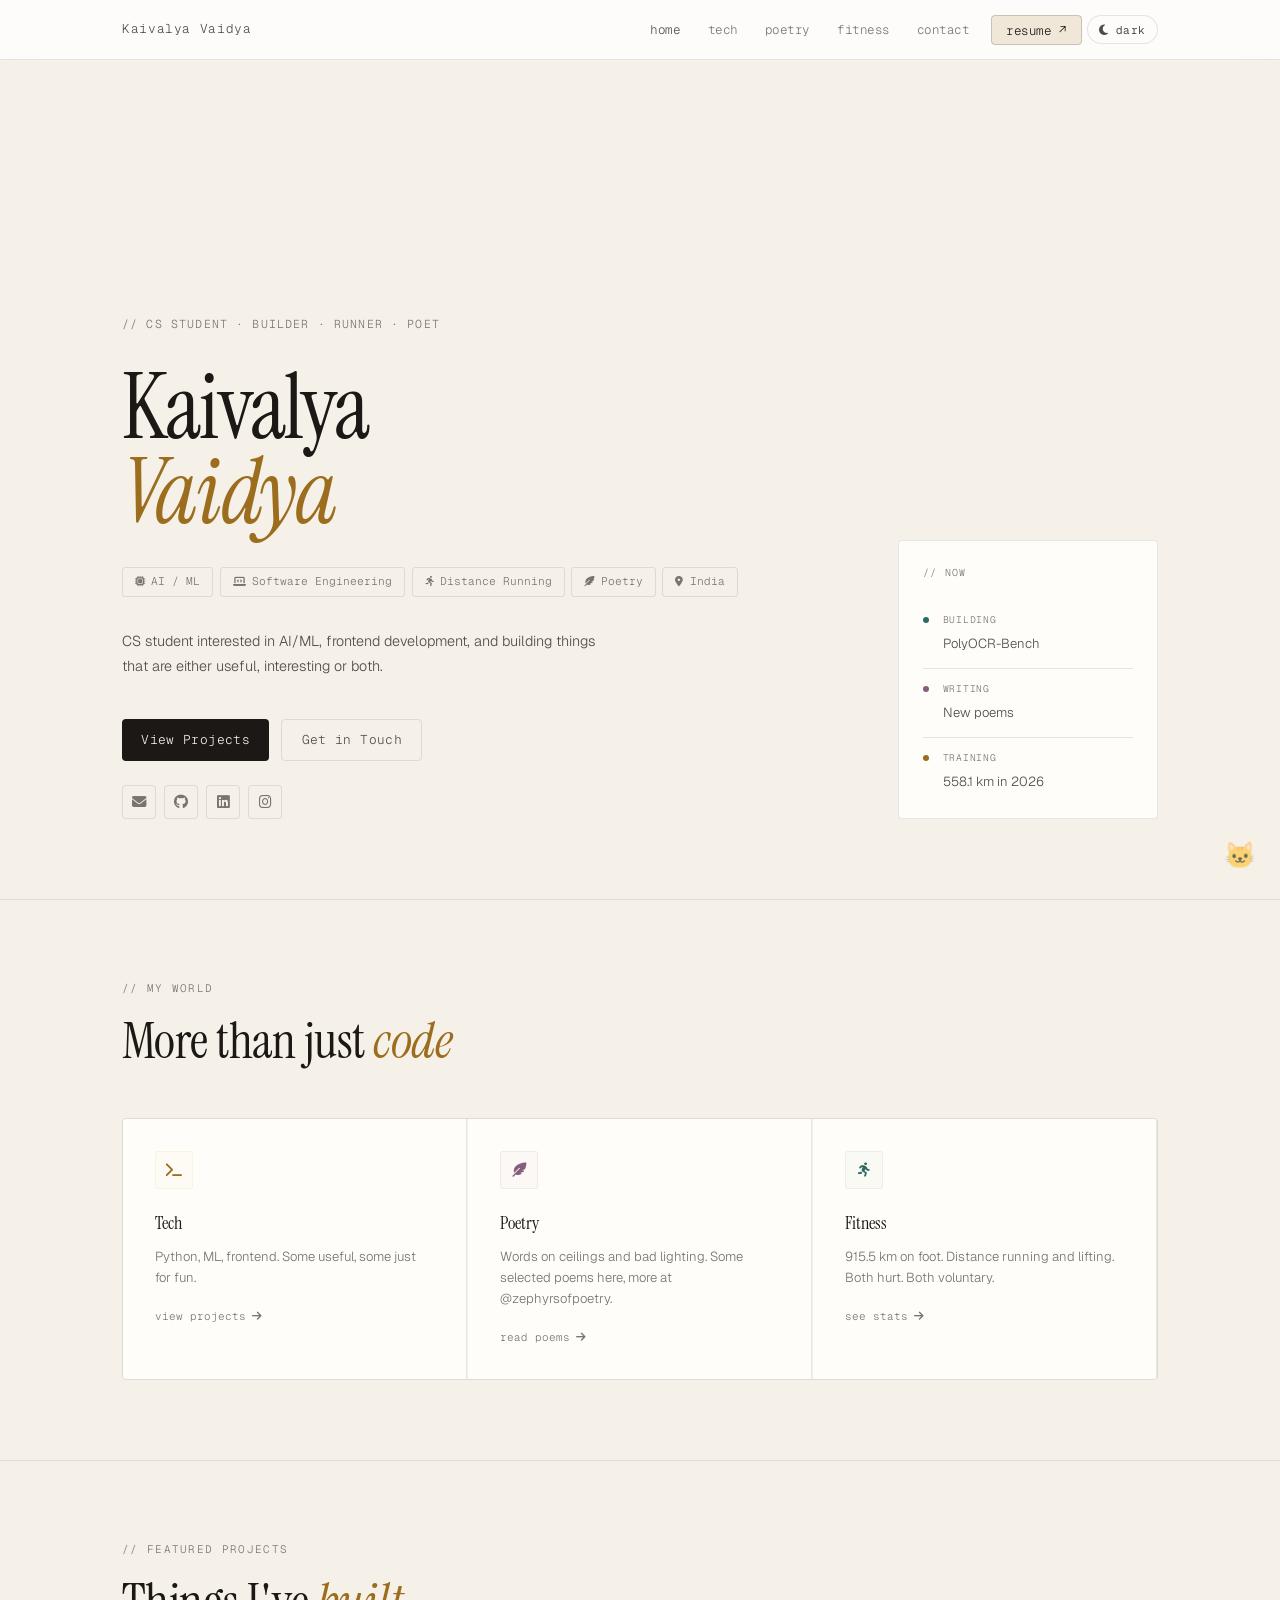
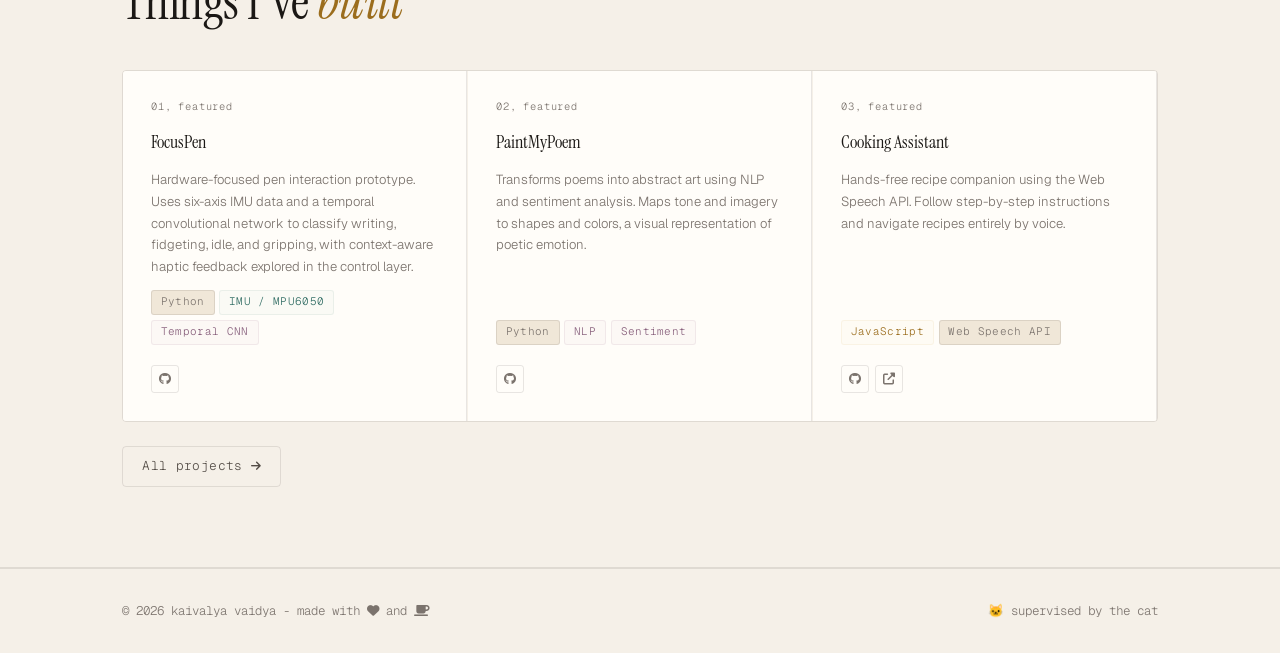
<file: index.html>
<!DOCTYPE html>
<html lang="en">
<head>
<meta charset="UTF-8">
<meta name="viewport" content="width=device-width, initial-scale=1.0">
<script>
  (function () {
    try {
      const saved = localStorage.getItem('theme');
      const prefersLight = window.matchMedia('(prefers-color-scheme: light)').matches;
      const theme = saved || (prefersLight ? 'light' : 'dark');
      document.documentElement.setAttribute('data-theme', theme);
    } catch (error) {}
  })();
</script>

<meta name="description" content="CS student building things in AI/ML and frontend. Runner, poet, based in India.">
<meta name="keywords" content="Kaivalya Vaidya, kayvour, AI ML, frontend developer, Python, portfolio">
<meta name="author" content="Kaivalya Vaidya">

<title>Kaivalya Vaidya</title>

<link rel="icon" type="image/svg+xml" href="./assets/favicon/favicon.svg">

<link rel="preconnect" href="https://fonts.googleapis.com">

<link href="https://fonts.googleapis.com/css2?family=Instrument+Serif:ital@0;1&family=Geist+Mono:wght@300;400;500&family=Geist:wght@300;400;500&display=swap" rel="stylesheet">

<link href="https://cdnjs.cloudflare.com/ajax/libs/font-awesome/6.4.0/css/all.min.css" rel="stylesheet">

<link rel="stylesheet" href="./css/main.css">

<style>

/* HERO */

.hero {
  min-height: 100vh;
  display: flex;
  align-items: flex-end;
  position: relative;
  border-bottom: 1px solid var(--line);
}

.hero-inner {
  position: relative;
  z-index: 1;
  width: 100%;
  max-width: 1100px;
  margin: 0 auto;
  padding: calc(var(--nav-h) + 6rem) 2rem 5rem;

  display: grid;
  grid-template-columns: 1fr 260px;
  gap: 4rem;
  align-items: end;
}

.hero-kicker {
  font-family: 'Geist Mono', monospace;
  font-size: 0.72rem;
  color: var(--t3);
  letter-spacing: 0.1em;
  text-transform: uppercase;
  margin-bottom: 2rem;

  opacity: 0;
  animation: riseUp 0.6s ease 0.1s forwards;
}

.hero-name {
  font-family: 'Instrument Serif', serif;
  font-size: clamp(3.5rem, 7vw, 6rem);
  font-weight: 400;
  line-height: 0.95;
  letter-spacing: -0.02em;
  margin-bottom: 2rem;

  opacity: 0;
  animation: riseUp 0.7s cubic-bezier(0.22,1,0.36,1) 0.2s forwards;
}

.hero-name .line2 {
  display: block;
  color: var(--gold);
  font-style: italic;
}

.hero-chips {
  display: flex;
  flex-wrap: wrap;
  gap: 0.4rem;
  margin-bottom: 2rem;

  opacity: 0;
  animation: riseUp 0.6s ease 0.35s forwards;
}

.chip {
  display: inline-flex;
  align-items: center;
  gap: 0.4rem;

  padding: 0.3rem 0.75rem;
  border: 1px solid var(--line);
  border-radius: 3px;

  font-family: 'Geist Mono', monospace;
  font-size: 0.7rem;
  color: var(--t3);

  transition: border-color 0.2s, color 0.2s, transform 0.2s;
}

.chip:hover {
  border-color: var(--line-s);
  color: var(--t2);
  transform: translateY(-2px);
}

.chip i {
  font-size: 0.65rem;
}

.hero-bio {
  color: var(--t2);
  font-size: 0.9rem;
  line-height: 1.75;
  font-weight: 300;
  max-width: 480px;
  margin-bottom: 2.5rem;

  opacity: 0;
  animation: riseUp 0.6s ease 0.45s forwards;
}

.hero-actions {
  display: flex;
  gap: 0.75rem;
  flex-wrap: wrap;

  opacity: 0;
  animation: riseUp 0.6s ease 0.55s forwards;
}

.hero-socials {
  display: flex;
  gap: 0.5rem;
  margin-top: 1.5rem;

  opacity: 0;
  animation: riseUp 0.6s ease 0.65s forwards;
}

/* NOW CARD */

.now-card {
  background: var(--bg-2);
  border: 1px solid var(--line);
  border-radius: 4px;
  padding: 1.5rem;

  opacity: 0;
  animation: riseUp 0.7s cubic-bezier(0.22,1,0.36,1) 0.3s forwards;
}

.now-card-label {
  font-family: 'Geist Mono', monospace;
  font-size: 0.62rem;
  color: var(--t3);
  letter-spacing: 0.12em;
  text-transform: uppercase;
  margin-bottom: 1.2rem;
}

.now-item {
  display: flex;
  align-items: flex-start;
  gap: 0.85rem;

  padding: 0.75rem 0;
  border-bottom: 1px solid var(--line);
}

.now-item:last-child {
  border-bottom: none;
  padding-bottom: 0;
}

.now-dot {
  width: 6px;
  height: 6px;
  border-radius: 50%;
  margin-top: 0.35rem;
  flex-shrink: 0;
}

.now-dot.blue  { background: var(--teal); }
.now-dot.pink  { background: var(--mauve); }
.now-dot.gold  { background: var(--gold); }

.now-item-text small {
  display: block;
  font-family: 'Geist Mono', monospace;
  font-size: 0.6rem;
  color: var(--t3);
  letter-spacing: 0.08em;
  text-transform: uppercase;
  margin-bottom: 0.2rem;
}

.now-item-text span {
  font-size: 0.82rem;
  color: var(--t2);
  font-weight: 300;
}

/* WORLD */

.world-section {
  padding: 5rem 0;
  border-bottom: 1px solid var(--line);
}

.world-grid {
  display: grid;
  grid-template-columns: repeat(3,1fr);
  gap: 1px;
  margin-top: 3rem;

  border: 1px solid var(--line);
  border-radius: 4px;
  overflow: hidden;
}

.world-card {
  background: var(--bg-2);
  padding: 2rem;
  border-right: 1px solid var(--line);

  transition: background 0.2s;
  text-decoration: none;
  display: block;
}

.world-card:hover {
  background: var(--bg-3);
}

.world-card-icon {
  width: 38px;
  height: 38px;
  border-radius: 3px;
  border: 1px solid var(--line);

  display: flex;
  align-items: center;
  justify-content: center;

  font-size: 0.9rem;
  margin-bottom: 1.25rem;
}

.world-card-icon.gold {
  color: var(--gold);
  border-color: rgba(232,213,163,0.2);
  background: rgba(232,213,163,0.06);
}

.world-card-icon.teal {
  color: var(--teal);
  border-color: rgba(168,196,184,0.2);
  background: rgba(168,196,184,0.06);
}

.world-card-icon.mauve {
  color: var(--mauve);
  border-color: rgba(196,168,184,0.2);
  background: rgba(196,168,184,0.06);
}

.world-card h3 {
  font-family: 'Instrument Serif', serif;
  font-size: 1.15rem;
  font-weight: 400;
  color: var(--t1);
  margin-bottom: 0.5rem;
}

.world-card p {
  font-size: 0.82rem;
  color: var(--t3);
  line-height: 1.6;
  margin-bottom: 1.25rem;
}

.world-link {
  font-family: 'Geist Mono', monospace;
  font-size: 0.68rem;
  color: var(--t3);

  display: flex;
  align-items: center;
  gap: 0.35rem;
}

.featured-section {
  padding: 5rem 0;
  border-bottom: 1px solid var(--line);
}

.projects-row {
  display: grid;
  grid-template-columns: repeat(3,1fr);
  gap: 1px;
  margin-top: 2.5rem;

  border: 1px solid var(--line);
  border-radius: 4px;
  overflow: hidden;
}

.proj-card {
  background: var(--bg-2);
  padding: 1.75rem;
  border-right: 1px solid var(--line);

  display: flex;
  flex-direction: column;
  gap: 0.75rem;

  transition: background 0.2s;
}

.proj-card:hover {
  background: var(--bg-3);
}

.proj-num {
  font-family: 'Geist Mono', monospace;
  font-size: 0.65rem;
  color: var(--t3);
  letter-spacing: 0.08em;
}

.proj-name {
  font-family: 'Instrument Serif', serif;
  font-size: 1.15rem;
  font-weight: 400;
  color: var(--t1);
}

.proj-desc {
  font-size: 0.82rem;
  color: var(--t3);
  line-height: 1.65;
  flex: 1;
  font-weight: 300;
}

.proj-tags {
  display: flex;
  flex-wrap: wrap;
  gap: 0.3rem;
  margin-top: auto;
}

.proj-links {
  display: flex;
  gap: 0.4rem;
  margin-top: 0.5rem;
}

.proj-links a {
  width: 28px;
  height: 28px;

  display: flex;
  align-items: center;
  justify-content: center;

  border: 1px solid var(--line);
  border-radius: 3px;

  color: var(--t3);
  font-size: 0.75rem;
  text-decoration: none;
}

@keyframes riseUp {
  from {
    opacity: 0;
    transform: translateY(22px);
  }

  to {
    opacity: 1;
    transform: translateY(0);
  }
}

@media (max-width: 900px) {

  .hero-inner {
    grid-template-columns: 1fr;
    gap: 2rem;
  }

  .now-card {
    display: none;
  }

  .world-grid,
  .projects-row {
    grid-template-columns: 1fr;
  }
}

@media (max-width: 560px) {

  .hero-name {
    font-size: clamp(2.8rem,12vw,3.5rem);
  }
}

</style>
<script type="text/javascript">
    (function(c,l,a,r,i,t,y){
        c[a]=c[a]||function(){(c[a].q=c[a].q||[]).push(arguments)};
        t=l.createElement(r);t.async=1;t.src="https://www.clarity.ms/tag/"+i;
        y=l.getElementsByTagName(r)[0];y.parentNode.insertBefore(t,y);
    })(window, document, "clarity", "script", "wzkdpv90pt");
</script>
</head>

<body>

<canvas id="page-canvas"></canvas>

<nav>
  <div class="nav-inner">
    <a href="./index.html" class="logo">Kaivalya Vaidya</a>

    <ul class="nav-links">
      <li><a href="./index.html" class="active">home</a></li>
      <li><a href="./pages/tech.html">tech</a></li>
      <li><a href="./pages/poetry.html">poetry</a></li>
      <li><a href="./pages/running.html">fitness</a></li>
      <li><a href="./pages/contact.html">contact</a></li>
      <li><a href="#" class="nav-pill resume-link hide-sm">resume ↗</a></li>
    </ul>
  </div>
</nav>

<section class="hero">
  <div class="hero-inner">

    <div class="hero-left">

      <div class="hero-kicker">
        // cs student · builder · runner · poet
      </div>

      <h1 class="hero-name">
        Kaivalya
        <span class="line2">Vaidya</span>
      </h1>

      <div class="hero-chips">
        <span class="chip"><i class="fas fa-microchip"></i> AI / ML</span>
        <span class="chip"><i class="fas fa-laptop-code"></i> Software Engineering</span>
        <span class="chip"><i class="fas fa-running"></i> Distance Running</span>
        <span class="chip"><i class="fas fa-feather-alt"></i> Poetry</span>
        <span class="chip"><i class="fas fa-location-dot"></i> India</span>
      </div>

      <p class="hero-bio">
        CS student interested in AI/ML, frontend development, and building things that are either useful, interesting or both.
      </p>

      <div class="hero-actions">
        <a href="./pages/tech.html" class="btn btn-primary">View Projects</a>
        <a href="./pages/contact.html" class="btn btn-ghost">Get in Touch</a>
      </div>

      <div class="hero-socials">
        <div class="social-links">
          <a href="mailto:kaivalyavaidya.work@gmail.com"><i class="fas fa-envelope"></i></a>
          <a href="https://github.com/kayvour" target="_blank"><i class="fab fa-github"></i></a>
          <a href="https://www.linkedin.com/in/kaivalya-vaidya/" target="_blank"><i class="fab fa-linkedin"></i></a>
          <a href="https://www.instagram.com/zephyrsofpoetry" target="_blank"><i class="fab fa-instagram"></i></a>
        </div>
      </div>

    </div>

    <div class="now-card">

      <div class="now-card-label">// now</div>

      <div class="now-item">
        <div class="now-dot blue"></div>

        <div class="now-item-text">
          <small>building</small>
          <span>PolyOCR-Bench</span>
        </div>
      </div>

      <div class="now-item">
        <div class="now-dot pink"></div>

        <div class="now-item-text">
          <small>writing</small>
          <span>New poems</span>
        </div>
      </div>

      <div class="now-item">
        <div class="now-dot gold"></div>

        <div class="now-item-text">
          <small>training</small>
          <span>558.1 km in 2026</span>
        </div>
      </div>

    </div>

  </div>
</section>

<section class="world-section">
  <div class="container">
    <span class="section-label">// my world</span>
    <h2 class="section-title">More than just <em>code</em></h2>
    <div class="world-grid">
      <a href="pages/tech.html" class="world-card fade-up">
        <div class="world-card-icon gold"><i class="fas fa-terminal"></i></div>
        <h3>Tech</h3>
        <p>Python, ML, frontend. Some useful, some just for fun.</p>
        <span class="world-link">view projects <i class="fas fa-arrow-right"></i></span>
      </a>
      <a href="pages/poetry.html" class="world-card fade-up">
        <div class="world-card-icon mauve"><i class="fas fa-feather-alt"></i></div>
        <h3>Poetry</h3>
        <p>Words on ceilings and bad lighting. Some selected poems here, more at @zephyrsofpoetry.</p>
        <span class="world-link">read poems <i class="fas fa-arrow-right"></i></span>
      </a>
      <a href="pages/running.html" class="world-card fade-up">
        <div class="world-card-icon teal"><i class="fas fa-running"></i></div>
        <h3>Fitness</h3>
        <p>915.5 km on foot. Distance running and lifting. Both hurt. Both voluntary.</p>
        <span class="world-link">see stats <i class="fas fa-arrow-right"></i></span>
      </a>
    </div>
  </div>
</section>

<section class="featured-section">
  <div class="container">
    <span class="section-label">// featured projects</span>
    <h2 class="section-title">Things I've <em>built</em></h2>
    <div class="projects-row">
      <div class="proj-card fade-up">
        <div class="proj-num">01, featured</div>
        <div class="proj-name">FocusPen</div>
        <p class="proj-desc">Hardware-focused pen interaction prototype. Uses six-axis IMU data and a temporal convolutional network to classify writing, fidgeting, idle, and gripping, with context-aware haptic feedback explored in the control layer.</p>
        <div class="proj-tags">
          <span class="tag">Python</span><span class="tag cool">IMU / MPU6050</span><span class="tag soft">Temporal CNN</span>
        </div>
        <div class="proj-links">
          <a href="https://github.com/kayvour/FocusPen" target="_blank" rel="noopener" aria-label="FocusPen on GitHub"><i class="fab fa-github"></i></a>
        </div>
      </div>
      <div class="proj-card fade-up">
        <div class="proj-num">02, featured</div>
        <div class="proj-name">PaintMyPoem</div>
        <p class="proj-desc">Transforms poems into abstract art using NLP and sentiment analysis. Maps tone and imagery to shapes and colors, a visual representation of poetic emotion.</p>
        <div class="proj-tags">
          <span class="tag">Python</span><span class="tag soft">NLP</span><span class="tag soft">Sentiment</span>
        </div>
        <div class="proj-links">
          <a href="https://github.com/kayvour/PaintMyPoem" target="_blank"><i class="fab fa-github"></i></a>
        </div>
      </div>
      <div class="proj-card fade-up">
        <div class="proj-num">03, featured</div>
        <div class="proj-name">Cooking Assistant</div>
        <p class="proj-desc">Hands-free recipe companion using the Web Speech API. Follow step-by-step instructions and navigate recipes entirely by voice.</p>
        <div class="proj-tags">
          <span class="tag warm">JavaScript</span><span class="tag">Web Speech API</span>
        </div>
        <div class="proj-links">
          <a href="https://github.com/kayvour/cooking-assistant" target="_blank"><i class="fab fa-github"></i></a>
          <a href="https://cooking-assistant-phi.vercel.app/" target="_blank"><i class="fas fa-external-link-alt"></i></a>
        </div>
      </div>
    </div>
    <div style="margin-top:1.5rem;">
      <a href="pages/tech.html" class="btn btn-ghost">All projects <i class="fas fa-arrow-right" style="font-size:0.7rem;"></i></a>
    </div>
  </div>
</section>


<footer>
  <div class="footer-inner">
    <p>© 2026 kaivalya vaidya - made with <i class="fas fa-heart"></i> and <i class="fas fa-coffee"></i></p>
    <p>🐱 supervised by the cat</p>
  </div>
</footer>

<div id="floatingCat">🐱</div>

<script src="./js/main.js"></script>

</body>
</html>
</file>
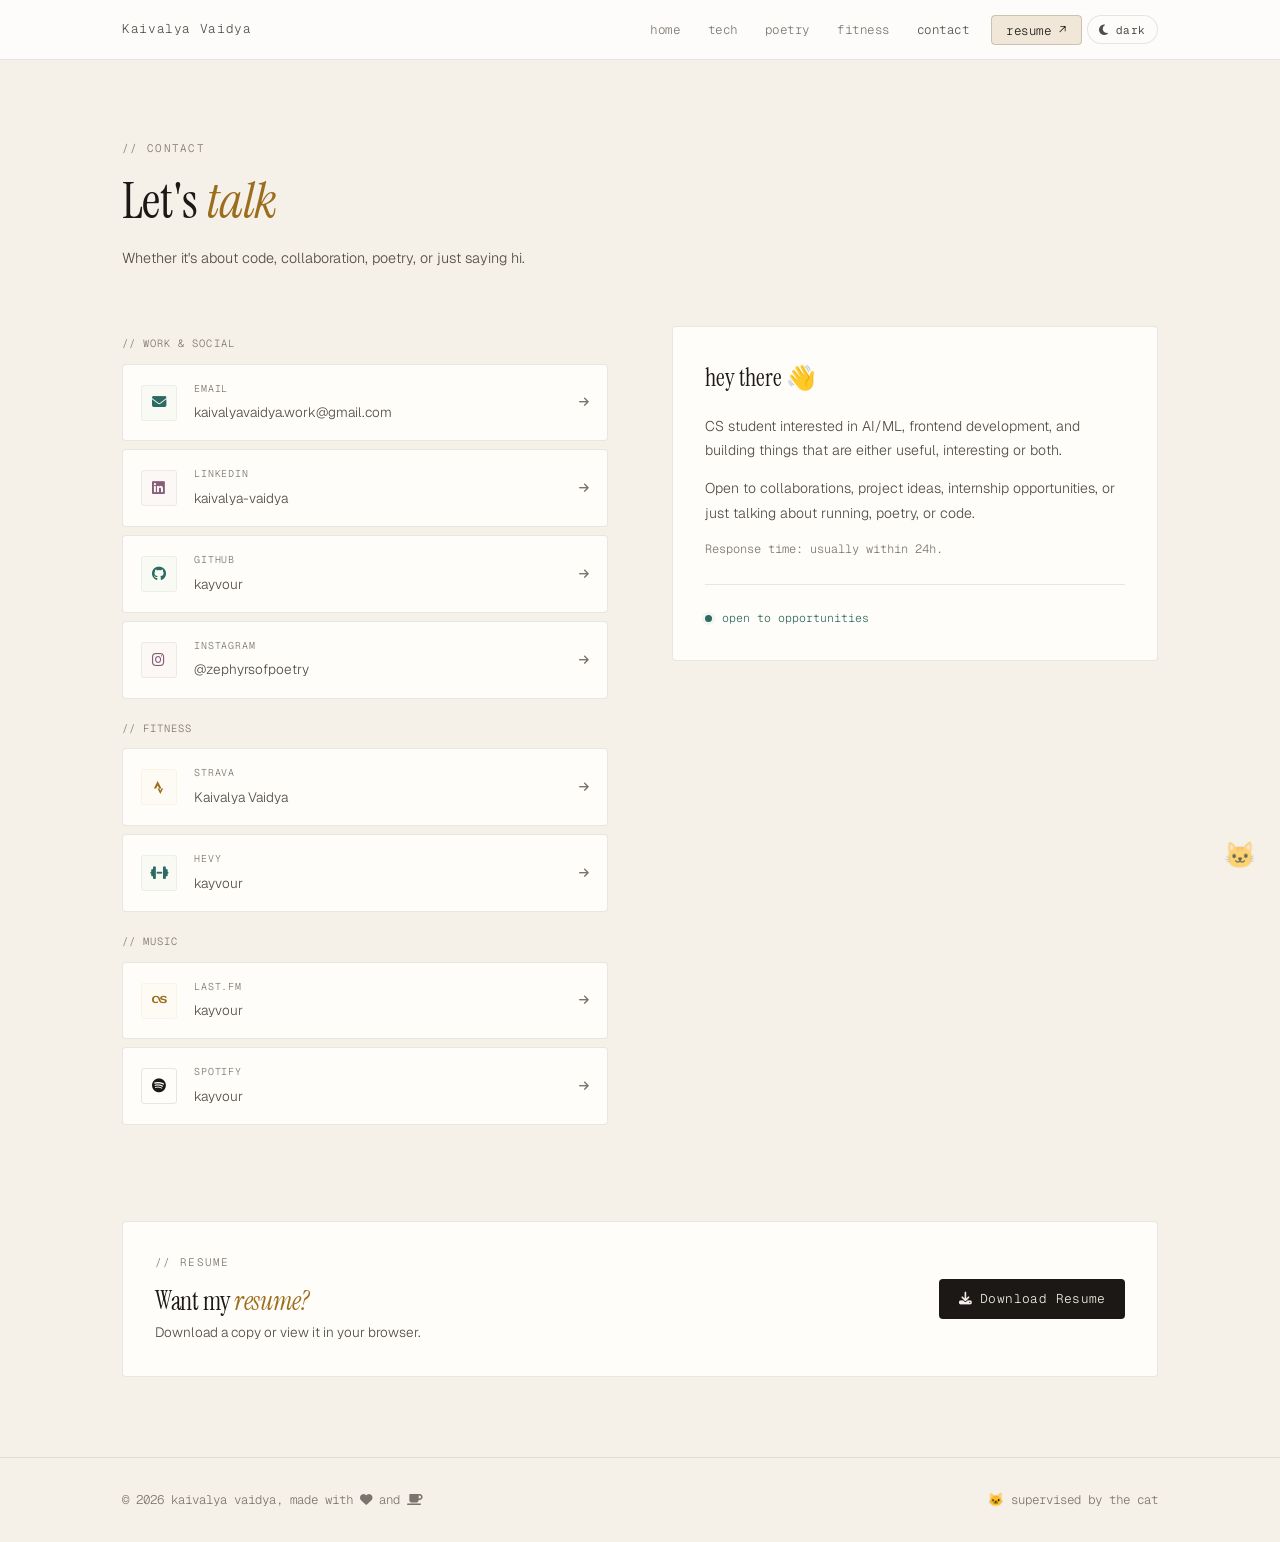
<file: pages/contact.html>
<!DOCTYPE html>
<html lang="en">
<head>
<meta charset="UTF-8">
<meta name="viewport" content="width=device-width, initial-scale=1.0">
<script>
  (function () {
    try {
      const saved = localStorage.getItem('theme');
      const prefersLight = window.matchMedia('(prefers-color-scheme: light)').matches;
      const theme = saved || (prefersLight ? 'light' : 'dark');
      document.documentElement.setAttribute('data-theme', theme);
    } catch (error) {}
  })();
</script>
<meta name="description" content="Get in touch with Kaivalya Vaidya. Open to collaborations, internships, and good conversations.">
<meta name="keywords" content="Kaivalya Vaidya contact, hire, collaborate, internship">
<meta name="author" content="Kaivalya Vaidya">
<meta name="robots" content="index, follow">
<link rel="canonical" href="https://kayvour.github.io/pages/contact.html">
<meta property="og:type" content="website">
<meta property="og:title" content="Contact — Kaivalya Vaidya">
<meta property="og:description" content="Get in touch with Kaivalya Vaidya. Open to collaborations, internships, and good conversations.">
<meta property="og:url" content="https://kayvour.github.io/pages/contact.html">
<meta property="og:image" content="https://kayvour.github.io/assets/favicon/apple-touch-icon.png">
<meta property="og:site_name" content="Kaivalya Vaidya">
<meta name="twitter:card" content="summary">
<meta name="twitter:title" content="Contact — Kaivalya Vaidya">
<meta name="twitter:description" content="Get in touch with Kaivalya Vaidya. Open to collaborations, internships, and good conversations.">
<meta name="twitter:image" content="https://kayvour.github.io/assets/favicon/apple-touch-icon.png">
<title>Contact, Kaivalya Vaidya</title>
<link rel="icon" type="image/svg+xml" href="../assets/favicon/favicon.svg">
<link rel="preconnect" href="https://fonts.googleapis.com">
<link href="https://fonts.googleapis.com/css2?family=Instrument+Serif:ital@0;1&family=Geist+Mono:wght@300;400;500&family=Geist:wght@300;400;500&display=swap" rel="stylesheet">
<link href="https://cdnjs.cloudflare.com/ajax/libs/font-awesome/6.4.0/css/all.min.css" rel="stylesheet">
<link rel="stylesheet" href="../css/main.css">
<style>
.contact-page { min-height: 100vh; padding: calc(var(--nav-h) + 5rem) 0 6rem; }
.contact-grid { display: grid; grid-template-columns: 1fr 1fr; gap: 4rem; align-items: start; margin-top: 3.5rem; }
.contact-links { display: flex; flex-direction: column; gap: 0.5rem; }
.links-section-label { font-family: 'Geist Mono', monospace; font-size: 0.65rem; color: var(--t3); letter-spacing: 0.1em; text-transform: uppercase; padding: 0.6rem 0 0.2rem; }
.contact-link-card { display: flex; align-items: center; gap: 1.1rem; padding: 1rem 1.1rem; background: var(--bg-2); border: 1px solid var(--line); border-radius: 4px; text-decoration: none; color: inherit; transition: border-color 0.2s, background 0.2s; }
.contact-link-card:hover { border-color: var(--line-s); background: var(--bg-3); }
.contact-link-icon { width: 36px; height: 36px; border-radius: 3px; display: flex; align-items: center; justify-content: center; font-size: 0.9rem; flex-shrink: 0; border: 1px solid var(--line); }
.contact-link-icon.blue   { color: var(--teal);  border-color: rgba(168,196,184,0.2); background: rgba(168,196,184,0.06); }
.contact-link-icon.violet { color: var(--mauve); border-color: rgba(196,168,184,0.2); background: rgba(196,168,184,0.06); }
.contact-link-icon.pink   { color: var(--mauve); border-color: rgba(196,168,184,0.2); background: rgba(196,168,184,0.06); }
.contact-link-icon.red    { color: var(--gold);  border-color: rgba(232,213,163,0.2); background: rgba(232,213,163,0.06); }
.contact-link-icon.strava { color: var(--gold);  border-color: rgba(232,213,163,0.2); background: rgba(232,213,163,0.06); }
.contact-link-icon.hevy   { color: var(--teal);  border-color: rgba(168,196,184,0.2); background: rgba(168,196,184,0.06); }
.contact-link-text { min-width: 0; }
.contact-link-text small { display: block; font-family: 'Geist Mono', monospace; font-size: 0.62rem; color: var(--t3); letter-spacing: 0.08em; text-transform: uppercase; margin-bottom: 0.15rem; }
.contact-link-text span { font-size: 0.85rem; color: var(--t2); font-weight: 300; overflow-wrap: anywhere; }
.contact-link-arrow { margin-left: auto; color: var(--t3); font-size: 0.7rem; transition: transform 0.2s, color 0.2s; }
.contact-link-card:hover .contact-link-arrow { transform: translateX(3px); color: var(--t2); }
.contact-note { position: sticky; top: calc(var(--nav-h) + 2rem); }
.contact-note-card { background: var(--bg-2); border: 1px solid var(--line); border-radius: 4px; padding: 2rem; }
.contact-note-card h3 { font-family: 'Instrument Serif', serif; font-size: 1.5rem; font-weight: 400; color: var(--t1); margin-bottom: 1rem; }
.contact-note-card p { color: var(--t2); font-size: 0.88rem; line-height: 1.75; margin-bottom: 0.85rem; font-weight: 300; }
.contact-note-card .mono-note { font-family: 'Geist Mono', monospace; font-size: 0.75rem; color: var(--t3); }
.availability { display: flex; align-items: center; gap: 0.6rem; margin-top: 1.5rem; padding-top: 1.5rem; border-top: 1px solid var(--line); }
.availability-dot { width: 7px; height: 7px; border-radius: 50%; background: var(--teal); box-shadow: 0 0 0 3px rgba(168,196,184,0.15); animation: pulse-dot 2.5s ease-in-out infinite; flex-shrink: 0; }
@keyframes pulse-dot { 0%,100%{box-shadow:0 0 0 3px rgba(168,196,184,0.15)} 50%{box-shadow:0 0 0 6px rgba(168,196,184,0.05)} }
.availability span { font-family: 'Geist Mono', monospace; font-size: 0.72rem; color: var(--teal); }
.resume-section-inner { padding: 2rem; background: var(--bg-2); border: 1px solid var(--line); border-radius: 4px; display: flex; align-items: center; justify-content: space-between; flex-wrap: wrap; gap: 1.5rem; }
@media (max-width: 768px) { .contact-grid { grid-template-columns: 1fr; gap: 2.5rem; } .contact-note { position: static; } }

</style>
<script type="text/javascript">
    (function(c,l,a,r,i,t,y){
        c[a]=c[a]||function(){(c[a].q=c[a].q||[]).push(arguments)};
        t=l.createElement(r);t.async=1;t.src="https://www.clarity.ms/tag/"+i;
        y=l.getElementsByTagName(r)[0];y.parentNode.insertBefore(t,y);
    })(window, document, "clarity", "script", "wzkdpv90pt");
</script>
</head>
<body>
<canvas id="page-canvas"></canvas>
<nav>
  <div class="nav-inner">
    <a href="../index.html" class="logo">Kaivalya Vaidya</a>
    <ul class="nav-links">
      <li><a href="../index.html">home</a></li>
      <li><a href="tech.html">tech</a></li>
      <li><a href="poetry.html">poetry</a></li>
      <li><a href="running.html">fitness</a></li>
      <li><a href="contact.html" class="active">contact</a></li>
      <li><a href="#" class="nav-pill resume-link hide-sm">resume ↗</a></li>
    </ul>
  </div>
</nav>

<section class="contact-page">
  <div class="container">
    <span class="section-label">// contact</span>
    <h1 class="section-title">Let's <em>talk</em></h1>
    <p style="color:var(--t2);max-width:460px;line-height:1.7;margin-top:0.75rem;font-size:0.9rem;font-weight:300;">Whether it's about code, collaboration, poetry, or just saying hi.</p>

    <div class="contact-grid">
      <div class="contact-links">
        <div class="links-section-label">// work &amp; social</div>
        <a href="mailto:kaivalyavaidya.work@gmail.com" class="contact-link-card fade-up">
          <div class="contact-link-icon blue"><i class="fas fa-envelope"></i></div>
          <div class="contact-link-text"><small>email</small><span>kaivalyavaidya.work@gmail.com</span></div>
          <i class="fas fa-arrow-right contact-link-arrow"></i>
        </a>
        <a href="https://www.linkedin.com/in/kaivalya-vaidya/" target="_blank" class="contact-link-card fade-up">
          <div class="contact-link-icon violet"><i class="fab fa-linkedin"></i></div>
          <div class="contact-link-text"><small>linkedin</small><span>kaivalya-vaidya</span></div>
          <i class="fas fa-arrow-right contact-link-arrow"></i>
        </a>
        <a href="https://github.com/kayvour" target="_blank" class="contact-link-card fade-up">
          <div class="contact-link-icon blue"><i class="fab fa-github"></i></div>
          <div class="contact-link-text"><small>github</small><span>kayvour</span></div>
          <i class="fas fa-arrow-right contact-link-arrow"></i>
        </a>
        <a href="https://www.instagram.com/zephyrsofpoetry" target="_blank" class="contact-link-card fade-up">
          <div class="contact-link-icon pink"><i class="fab fa-instagram"></i></div>
          <div class="contact-link-text"><small>instagram</small><span>@zephyrsofpoetry</span></div>
          <i class="fas fa-arrow-right contact-link-arrow"></i>
        </a>
        <div class="links-section-label" style="margin-top:0.25rem;">// fitness</div>
        <a href="https://www.strava.com/athletes/159002271" target="_blank" class="contact-link-card fade-up">
          <div class="contact-link-icon strava">
            <svg xmlns="http://www.w3.org/2000/svg" width="13" height="13" viewBox="0 0 24 24" fill="currentColor"><path d="M15.387 17.944l-2.089-4.116h-3.065L15.387 24l5.15-10.172h-3.066m-7.008-5.599l2.836 5.598h4.172L10.463 0l-7 13.828h4.169"/></svg>
          </div>
          <div class="contact-link-text"><small>strava</small><span>Kaivalya Vaidya</span></div>
          <i class="fas fa-arrow-right contact-link-arrow"></i>
        </a>
        <a href="https://hevy.com/user/kayvour" target="_blank" class="contact-link-card fade-up">
          <div class="contact-link-icon hevy"><i class="fas fa-dumbbell"></i></div>
          <div class="contact-link-text"><small>hevy</small><span>kayvour</span></div>
          <i class="fas fa-arrow-right contact-link-arrow"></i>
        </a>
        <div class="links-section-label" style="margin-top:0.25rem;">// music</div>
        <a href="https://www.last.fm/user/kayvour" target="_blank" class="contact-link-card fade-up">
          <div class="contact-link-icon red"><i class="fab fa-lastfm"></i></div>
          <div class="contact-link-text"><small>last.fm</small><span>kayvour</span></div>
          <i class="fas fa-arrow-right contact-link-arrow"></i>
        </a>
        <a href="https://open.spotify.com/user/tyfnhpbm8jw5mq94ko03w55p1" target="_blank" class="contact-link-card fade-up">
          <div class="contact-link-icon green"><i class="fab fa-spotify"></i></div>
          <div class="contact-link-text"><small>spotify</small><span>kayvour</span></div>
          <i class="fas fa-arrow-right contact-link-arrow"></i>
        </a>
      </div>

      <div class="contact-note fade-up">
        <div class="contact-note-card">
          <h3>hey there 👋</h3>
          <p>CS student interested in AI/ML, frontend development, and building things that are either useful, interesting or both.</p>
          <p>Open to collaborations, project ideas, internship opportunities, or just talking about running, poetry, or code.</p>
          <p class="mono-note">Response time: usually within 24h.</p>
          <div class="availability"><div class="availability-dot"></div><span>open to opportunities</span></div>
        </div>
      </div>
    </div>
  </div>
</section>

<section style="padding:0 0 5rem;">
  <div class="container">
    <div class="resume-section-inner fade-up">
      <div>
        <span class="section-label">// resume</span>
        <h2 class="section-title" style="font-size:1.6rem;margin-bottom:0.4rem;">Want my <em>resume?</em></h2>
        <p style="color:var(--t2);font-size:0.85rem;font-weight:300;">Download a copy or view it in your browser.</p>
      </div>
      <a href="#" class="btn btn-primary resume-link" style="flex-shrink:0;"><i class="fas fa-download"></i> Download Resume</a>
    </div>
  </div>
</section>

<footer>
  <div class="footer-inner">
    <p>© 2026 kaivalya vaidya, made with <i class="fas fa-heart"></i> and <i class="fas fa-coffee"></i></p>
    <p>🐱 supervised by the cat</p>
  </div>
</footer>
<div id="floatingCat">🐱</div>
<script src="../js/main.js"></script>
</body>
</html>
</file>
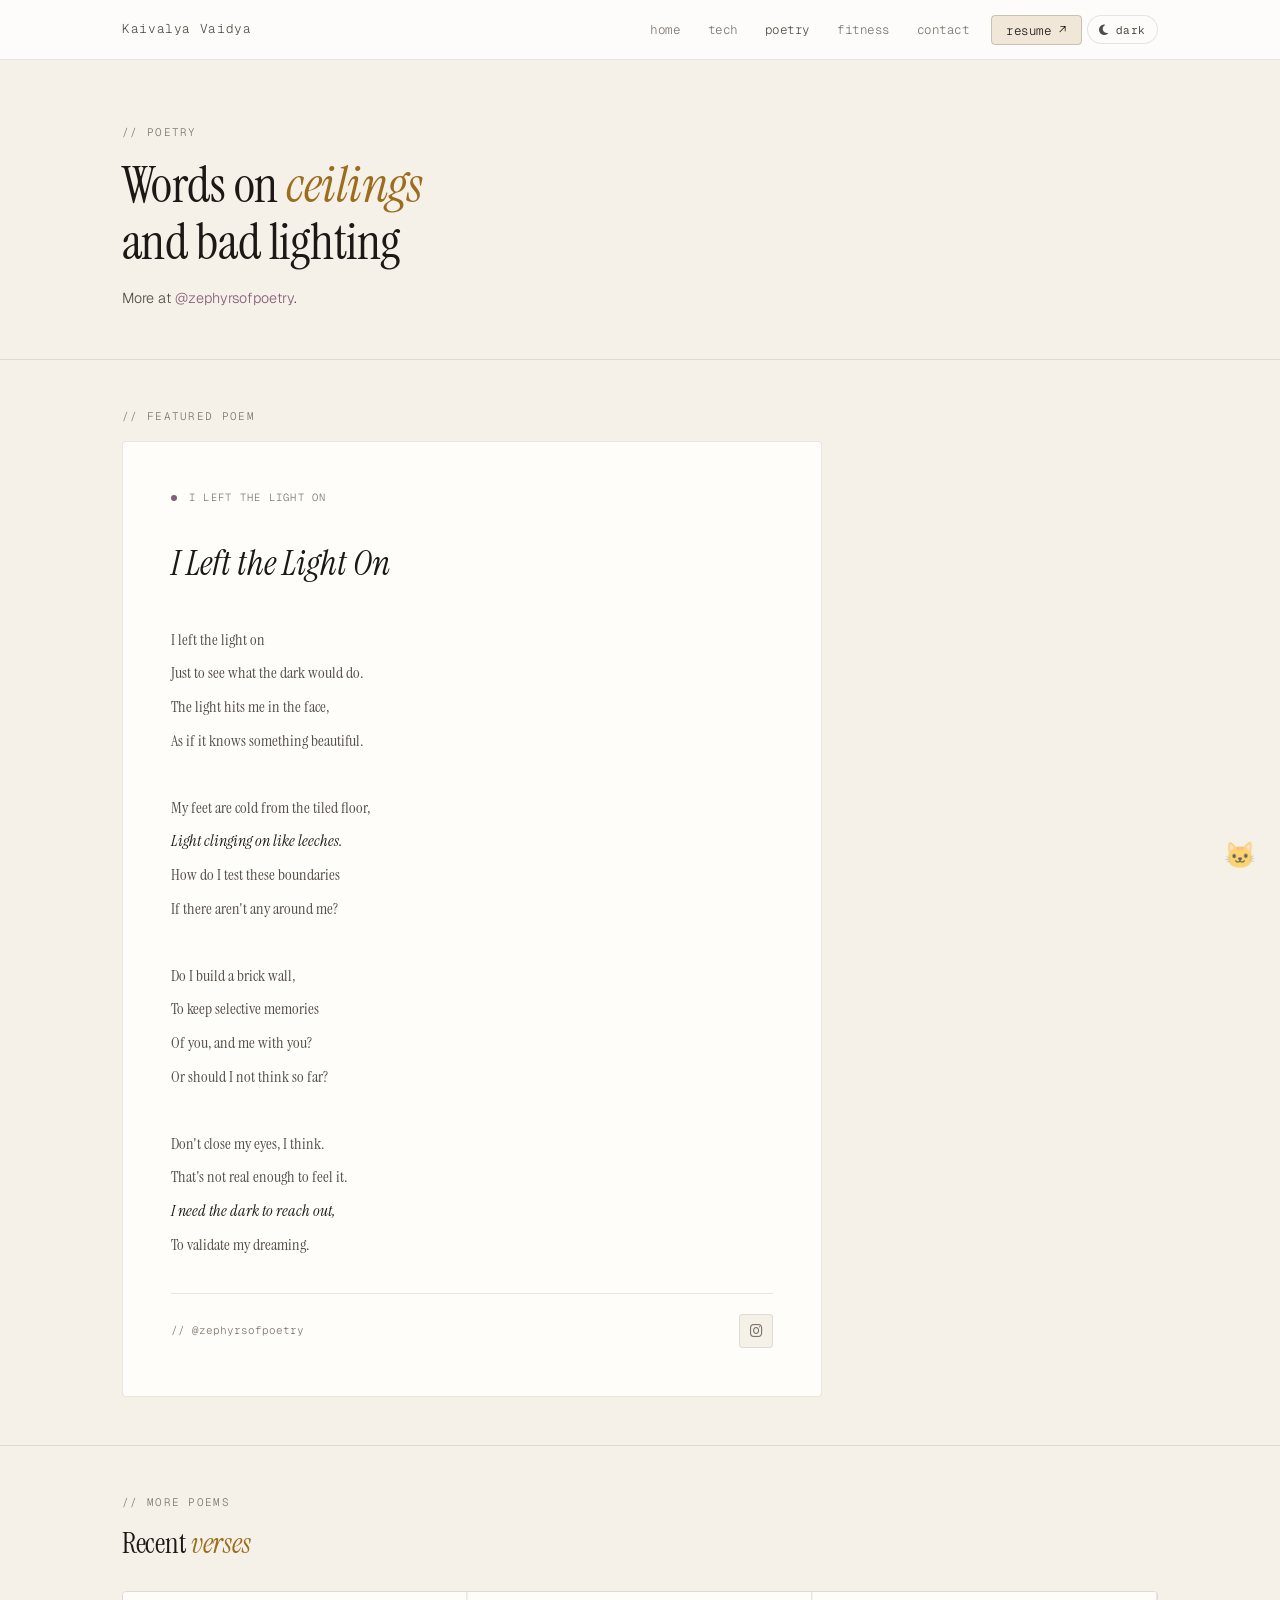
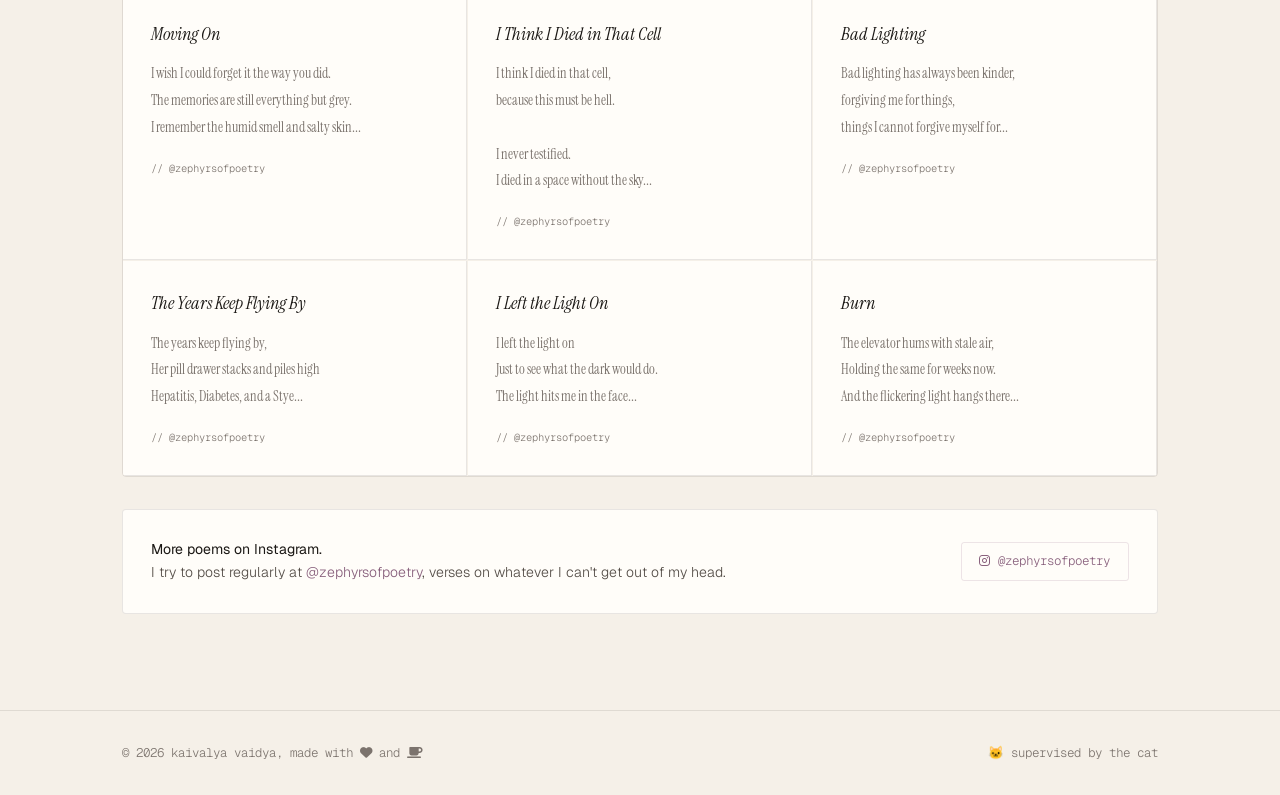
<file: pages/poetry.html>
<!DOCTYPE html>
<html lang="en">
<head>
<meta charset="UTF-8">
<meta name="viewport" content="width=device-width, initial-scale=1.0">
<script>
  (function () {
    try {
      const saved = localStorage.getItem('theme');
      const prefersLight = window.matchMedia('(prefers-color-scheme: light)').matches;
      const theme = saved || (prefersLight ? 'light' : 'dark');
      document.documentElement.setAttribute('data-theme', theme);
    } catch (error) {}
  })();
</script>
<meta name="description" content="Poetry by Kaivalya Vaidya. Verses on distance, light, and quiet things. Also at @zephyrsofpoetry.">
<meta name="keywords" content="Kaivalya Vaidya poetry, zephyrsofpoetry, poems, Indian poet">
<meta name="author" content="Kaivalya Vaidya">
<meta name="robots" content="index, follow">
<link rel="canonical" href="https://kayvour.github.io/pages/poetry.html">
<meta property="og:type" content="website">
<meta property="og:title" content="Poetry — Kaivalya Vaidya">
<meta property="og:description" content="Poetry by Kaivalya Vaidya. Verses on distance, light, and quiet things. Also at @zephyrsofpoetry.">
<meta property="og:url" content="https://kayvour.github.io/pages/poetry.html">
<meta property="og:image" content="https://kayvour.github.io/assets/favicon/apple-touch-icon.png">
<meta property="og:site_name" content="Kaivalya Vaidya">
<meta name="twitter:card" content="summary">
<meta name="twitter:title" content="Poetry — Kaivalya Vaidya">
<meta name="twitter:description" content="Poetry by Kaivalya Vaidya. Verses on distance, light, and quiet things. Also at @zephyrsofpoetry.">
<meta name="twitter:image" content="https://kayvour.github.io/assets/favicon/apple-touch-icon.png">
<title>Poetry, Kaivalya Vaidya</title>
<link rel="icon" type="image/svg+xml" href="../assets/favicon/favicon.svg">
<link rel="preconnect" href="https://fonts.googleapis.com">
<link href="https://fonts.googleapis.com/css2?family=Instrument+Serif:ital@0;1&family=Geist+Mono:wght@300;400;500&family=Geist:wght@300;400;500&display=swap" rel="stylesheet">
<link href="https://cdnjs.cloudflare.com/ajax/libs/font-awesome/6.4.0/css/all.min.css" rel="stylesheet">
<link rel="stylesheet" href="../css/main.css">
<style>
.page-hero { padding: calc(var(--nav-h) + 4rem) 0 3rem; }
.featured-poem { padding: 3rem 0; border-top: 1px solid var(--line); }
.featured-inner { max-width: 700px; }
.poem-featured-card { background: var(--bg-2); border: 1px solid var(--line); border-radius: 4px; padding: 3rem; position: relative; }
.poem-meta-top { display: flex; align-items: center; gap: 0.75rem; margin-bottom: 1.75rem; }
.poem-dot { width: 6px; height: 6px; border-radius: 50%; background: var(--mauve); flex-shrink: 0; }
.poem-label-text { font-family: 'Geist Mono', monospace; font-size: 0.65rem; letter-spacing: 0.12em; color: var(--t3); text-transform: uppercase; }
.poem-title-featured { font-family: 'Instrument Serif', serif; font-size: clamp(1.6rem,3.5vw,2.2rem); font-weight: 400; font-style: italic; color: var(--t1); margin-bottom: 2rem; }
.poem-body { font-family: 'Instrument Serif', serif; font-size: 1rem; line-height: 2.1; color: var(--t2); white-space: pre-line; }
.poem-body em { color: var(--t1); font-style: italic; }
.poem-footer-row { margin-top: 2rem; padding-top: 1.25rem; border-top: 1px solid var(--line); display: flex; justify-content: space-between; align-items: center; flex-wrap: wrap; gap: 1rem; }
.poem-date { font-family: 'Geist Mono', monospace; font-size: 0.68rem; color: var(--t3); }
.poems-section { padding: 3rem 0 6rem; border-top: 1px solid var(--line); }
.poems-grid { display: grid; grid-template-columns: repeat(auto-fill,minmax(290px,1fr)); gap: 1px; margin-top: 2rem; border: 1px solid var(--line); border-radius: 4px; overflow: hidden; }
.poem-card { background: var(--bg-2); padding: 1.75rem; cursor: pointer; transition: background 0.2s; border-right: 1px solid var(--line); border-bottom: 1px solid var(--line); }
.poem-card:hover { background: var(--bg-3); }
.poem-card-title { font-family: 'Instrument Serif', serif; font-size: 1.1rem; font-weight: 400; font-style: italic; color: var(--t1); margin-bottom: 0.75rem; }
.poem-card-excerpt { font-family: 'Instrument Serif', serif; font-size: 0.88rem; line-height: 1.9; color: var(--t3); margin-bottom: 1.25rem; white-space: pre-line; }
.poem-card-footer { display: flex; justify-content: space-between; align-items: center; }
.poem-card-date { font-family: 'Geist Mono', monospace; font-size: 0.65rem; color: var(--t3); }
.read-link { font-family: 'Geist Mono', monospace; font-size: 0.68rem; color: var(--t3); display: flex; align-items: center; gap: 0.3rem; opacity: 0; transform: translateX(-4px); transition: all 0.2s; }
.poem-card:hover .read-link { opacity: 1; transform: translateX(0); color: var(--mauve); }
.instagram-cta { margin-top: 2rem; padding: 1.75rem; background: var(--bg-2); border: 1px solid var(--line); border-radius: 4px; display: flex; align-items: center; justify-content: space-between; gap: 1.5rem; flex-wrap: wrap; }
.instagram-cta p { color: var(--t2); font-size: 0.88rem; line-height: 1.65; font-weight: 300; }
.btn-instagram { background: transparent; color: var(--mauve); border: 1px solid rgba(196,168,184,0.3); display: flex; align-items: center; gap: 0.5rem; padding: 0.55rem 1.1rem; border-radius: 3px; text-decoration: none; font-family: 'Geist Mono', monospace; font-size: 0.78rem; white-space: nowrap; transition: all 0.2s; }
.btn-instagram:hover { background: rgba(196,168,184,0.08); border-color: var(--mauve); }
/* Modal */
.poem-modal-overlay { position: fixed; inset: 0; background: var(--modal-backdrop); backdrop-filter: blur(12px); z-index: 2000; display: flex; align-items: center; justify-content: center; padding: 2rem; opacity: 0; pointer-events: none; transition: opacity 0.25s ease; }
.poem-modal-overlay.open { opacity: 1; pointer-events: all; }
.poem-modal { background: var(--bg-2); border: 1px solid var(--line-s); border-radius: 4px; padding: 3rem; max-width: 580px; width: 100%; max-height: 85vh; overflow-y: auto; transform: translateY(16px); transition: transform 0.25s ease; position: relative; }
.poem-modal-overlay.open .poem-modal { transform: translateY(0); }
.modal-close { position: absolute; top: 1.25rem; right: 1.25rem; background: transparent; border: 1px solid var(--line); color: var(--t3); width: 32px; height: 32px; border-radius: 3px; cursor: pointer; display: flex; align-items: center; justify-content: center; font-size: 0.8rem; transition: all 0.2s; }
.modal-close:hover { color: var(--t1); border-color: var(--line-s); }
.modal-poem-title { font-family: 'Instrument Serif', serif; font-size: 1.7rem; font-style: italic; font-weight: 400; color: var(--t1); margin-bottom: 0.5rem; }
.modal-poem-date { font-family: 'Geist Mono', monospace; font-size: 0.68rem; color: var(--t3); margin-bottom: 2rem; }
.modal-poem-body { font-family: 'Instrument Serif', serif; font-size: 1rem; line-height: 2.1; color: var(--t2); white-space: pre-line; }
@media (max-width: 600px) { .poem-featured-card { padding: 1.75rem 1.5rem; } .poem-modal { padding: 2rem 1.5rem; } }

</style>
<script type="text/javascript">
    (function(c,l,a,r,i,t,y){
        c[a]=c[a]||function(){(c[a].q=c[a].q||[]).push(arguments)};
        t=l.createElement(r);t.async=1;t.src="https://www.clarity.ms/tag/"+i;
        y=l.getElementsByTagName(r)[0];y.parentNode.insertBefore(t,y);
    })(window, document, "clarity", "script", "wzkdpv90pt");
</script>
</head>
<body>
<canvas id="page-canvas"></canvas>
<nav>
  <div class="nav-inner">
    <a href="../index.html" class="logo">Kaivalya Vaidya</a>
    <ul class="nav-links">
      <li><a href="../index.html">home</a></li>
      <li><a href="tech.html">tech</a></li>
      <li><a href="poetry.html" class="active">poetry</a></li>
      <li><a href="running.html">fitness</a></li>
      <li><a href="contact.html">contact</a></li>
      <li><a href="#" class="nav-pill resume-link hide-sm">resume ↗</a></li>
    </ul>
  </div>
</nav>

<div class="page-hero">
  <div class="container">
    <span class="section-label">// poetry</span>
    <h1 class="section-title">Words on <em>ceilings</em><br>and bad lighting</h1>
    <p style="color:var(--t2);max-width:480px;line-height:1.7;margin-top:0.75rem;font-size:0.9rem;font-weight:300;"> More at <a href="https://www.instagram.com/zephyrsofpoetry" target="_blank" style="color:var(--mauve);text-decoration:none;">@zephyrsofpoetry</a>.</p>
  </div>
</div>

<section class="featured-poem">
  <div class="container">
    <div class="featured-inner">
      <span class="section-label">// featured poem</span>
      <div class="poem-featured-card fade-up">
        <div class="poem-meta-top"><div class="poem-dot"></div><span class="poem-label-text">I Left the Light On</span></div>
        <h2 class="poem-title-featured">I Left the Light On</h2>
        <div class="poem-body">I left the light on
Just to see what the dark would do.
The light hits me in the face,
As if it knows something beautiful.

My feet are cold from the tiled floor,
<em>Light clinging on like leeches.</em>
How do I test these boundaries
If there aren't any around me?

Do I build a brick wall,
To keep selective memories
Of you, and me with you?
Or should I not think so far?

Don't close my eyes, I think.
That's not real enough to feel it.
<em>I need the dark to reach out,</em>
To validate my dreaming.</div>
        <div class="poem-footer-row">
          <span class="poem-date">// @zephyrsofpoetry</span>
          <div class="social-links" style="margin:0;"><a href="https://www.instagram.com/zephyrsofpoetry" target="_blank"><i class="fab fa-instagram"></i></a></div>
        </div>
      </div>
    </div>
  </div>
</section>

<section class="poems-section">
  <div class="container">
    <span class="section-label">// more poems</span>
    <h2 class="section-title" style="font-size:1.8rem;">Recent <em>verses</em></h2>
    <div class="poems-grid">

      <div class="poem-card fade-up" data-title="Moving On" data-date="@zephyrsofpoetry" data-full="I wish I could forget it the way you did.
The memories are still everything but grey.
I remember the humid smell and salty skin,

everything my mind pans over.

It meant nothing back then.
How I wish it did, a lot.
Like a dead phone,
maybe I'd forget too.

I keep rewinding,
like it'll happen differently this time,
while yours is a cold steel rail,
caging me in">
        <div class="poem-card-title">Moving On</div>
        <div class="poem-card-excerpt">I wish I could forget it the way you did.
The memories are still everything but grey.
I remember the humid smell and salty skin...</div>
        <div class="poem-card-footer"><span class="poem-card-date">// @zephyrsofpoetry</span><span class="read-link"><i class="fas fa-book-open"></i> read</span></div>
      </div>

      <div class="poem-card fade-up" data-title="I Think I Died in That Cell" data-date="@zephyrsofpoetry" data-full="I think I died in that cell,
because this must be hell.

I never testified.
I died in a space without the sky.
Untouched ideas for an extra high.
I don't even cry.

Missed calls,
unread messages.
I'm trapped on the ceiling.
Not death,
just elsewhere.

I never testified.
Hell has some extra lights and,
misfits in here with the smallest bites.
I had some rights.

The climate is controlled,
and the curtains lost.">
        <div class="poem-card-title">I Think I Died in That Cell</div>
        <div class="poem-card-excerpt">I think I died in that cell,
because this must be hell.

I never testified.
I died in a space without the sky...</div>
        <div class="poem-card-footer"><span class="poem-card-date">// @zephyrsofpoetry</span><span class="read-link"><i class="fas fa-book-open"></i> read</span></div>
      </div>

      <div class="poem-card fade-up" data-title="Bad Lighting" data-date="@zephyrsofpoetry" data-full="Bad lighting has always been kinder,
forgiving me for things,
things I cannot forgive myself for.
Hiding my bruises from yesterday
and my wounds from yesteryears.
I look like someone easier to believe.
Maybe it's like her eyes.">
        <div class="poem-card-title">Bad Lighting</div>
        <div class="poem-card-excerpt">Bad lighting has always been kinder,
forgiving me for things,
things I cannot forgive myself for...</div>
        <div class="poem-card-footer"><span class="poem-card-date">// @zephyrsofpoetry</span><span class="read-link"><i class="fas fa-book-open"></i> read</span></div>
      </div>

      <div class="poem-card fade-up" data-title="The Years Keep Flying By" data-date="@zephyrsofpoetry" data-full="The years keep flying by,
Her pill drawer stacks and piles high
Hepatitis, Diabetes, and a Stye,
And the insecurity ointment to apply.

Her stomach is on the wrong kind of fire,
While other organs rest on a pyre.
Her spine waits to burn when drier,
And her brain is wrapped in barbed wire.

Her soul can only try to escape
From the eyes always gazing at her shape.
The walls have trails and trails of tape,
And her floor remains a misery landscape.

The mirror mocks her shaky sight;
She cannot see herself quite,
Nor can she dress up for her special knight
After all, there is too much spite.">
        <div class="poem-card-title">The Years Keep Flying By</div>
        <div class="poem-card-excerpt">The years keep flying by,
Her pill drawer stacks and piles high
Hepatitis, Diabetes, and a Stye...</div>
        <div class="poem-card-footer"><span class="poem-card-date">// @zephyrsofpoetry</span><span class="read-link"><i class="fas fa-book-open"></i> read</span></div>
      </div>

      <div class="poem-card fade-up" data-title="I Left the Light On" data-date="@zephyrsofpoetry" data-full="I left the light on
Just to see what the dark would do.
The light hits me in the face,
As if it knows something beautiful.

My feet are cold from the tiled floor,
Light clinging on like leeches.
How do I test these boundaries
If there aren't any around me?

Do I build a brick wall,
To keep selective memories
Of you, and me with you?
Or should I not think so far?

Don't close my eyes, I think.
That's not real enough to feel it.
I need the dark to reach out,
To validate my dreaming.">
        <div class="poem-card-title">I Left the Light On</div>
        <div class="poem-card-excerpt">I left the light on
Just to see what the dark would do.
The light hits me in the face...</div>
        <div class="poem-card-footer"><span class="poem-card-date">// @zephyrsofpoetry</span><span class="read-link"><i class="fas fa-book-open"></i> read</span></div>
      </div>


      <div class="poem-card fade-up" data-title="Burn" data-date="@zephyrsofpoetry" data-full="The elevator hums with stale air,
Holding the same for weeks now.
And the flickering light hangs there;
I barely notice now.
The corridors feel the same,
Which they should, shouldn't they?
I've been here for a name,
But I need to escape.">
        <div class="poem-card-title">Burn</div>
        <div class="poem-card-excerpt">The elevator hums with stale air,
Holding the same for weeks now.
And the flickering light hangs there...</div>
        <div class="poem-card-footer"><span class="poem-card-date">// @zephyrsofpoetry</span><span class="read-link"><i class="fas fa-book-open"></i> read</span></div>
      </div>

    </div>
    <div class="instagram-cta fade-up">
      <div><p><strong style="color:var(--t1);font-weight:400;">More poems on Instagram.</strong><br>I try to post regularly at <strong style="color:var(--mauve);font-weight:300;">@zephyrsofpoetry</strong>, verses on whatever I can't get out of my head.</p></div>
      <a href="https://www.instagram.com/zephyrsofpoetry" target="_blank" class="btn-instagram"><i class="fab fa-instagram"></i> @zephyrsofpoetry</a>
    </div>
  </div>
</section>

<div class="poem-modal-overlay" id="poemModal">
  <div class="poem-modal">
    <button class="modal-close" id="modalClose"><i class="fas fa-times"></i></button>
    <h2 class="modal-poem-title" id="modalTitle"></h2>
    <div class="modal-poem-date" id="modalDate"></div>
    <div class="modal-poem-body" id="modalBody"></div>
  </div>
</div>

<footer>
  <div class="footer-inner">
    <p>© 2026 kaivalya vaidya, made with <i class="fas fa-heart"></i> and <i class="fas fa-coffee"></i></p>
    <p>🐱 supervised by the cat</p>
  </div>
</footer>
<div id="floatingCat">🐱</div>
<script src="../js/main.js"></script>
<script>
  const modal = document.getElementById('poemModal');
  document.querySelectorAll('.poem-card').forEach(card => {
    card.addEventListener('click', () => {
      document.getElementById('modalTitle').textContent = card.dataset.title;
      document.getElementById('modalDate').textContent = '// ' + card.dataset.date;
      document.getElementById('modalBody').textContent = card.dataset.full;
      modal.classList.add('open');
      document.body.style.overflow = 'hidden';
    });
  });
  document.getElementById('modalClose').addEventListener('click', close);
  modal.addEventListener('click', e => { if(e.target===modal) close(); });
  document.addEventListener('keydown', e => { if(e.key==='Escape') close(); });
  function close() { modal.classList.remove('open'); document.body.style.overflow = ''; }
</script>
</body>
</html>
</file>
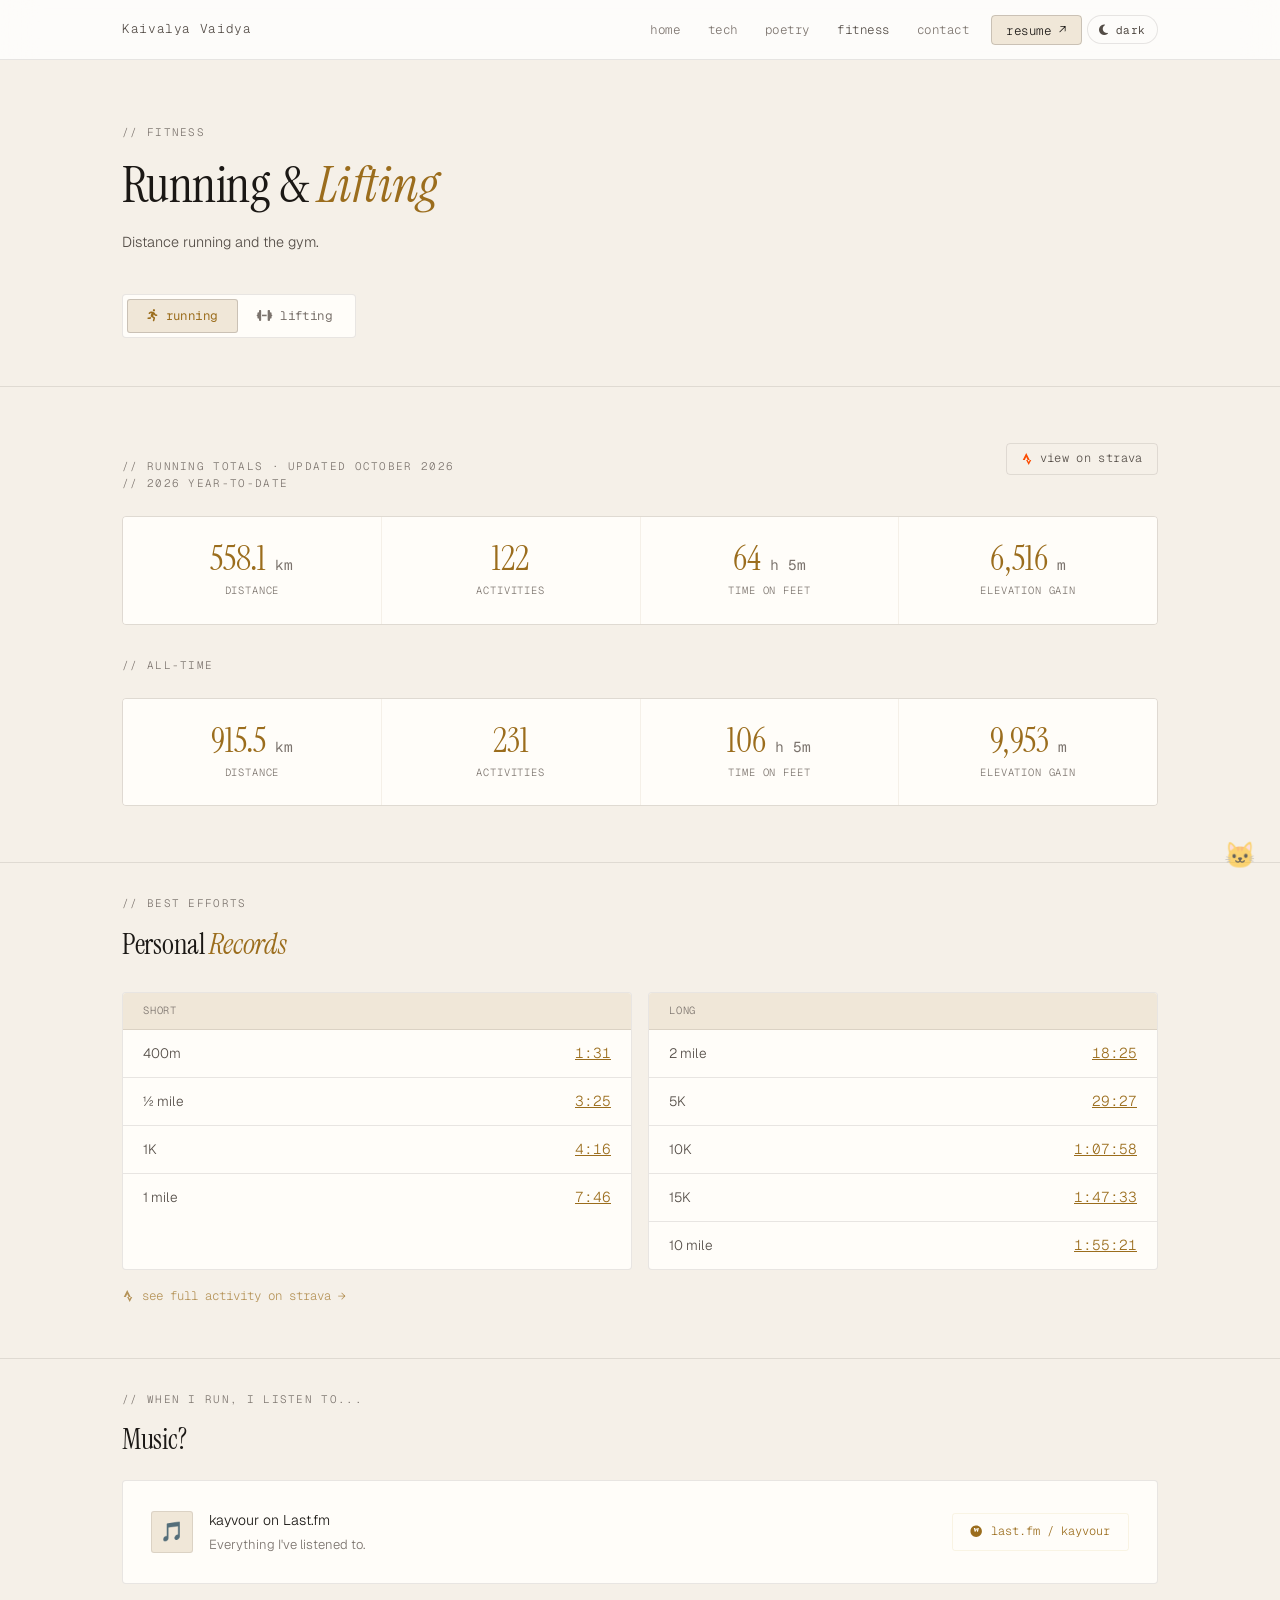
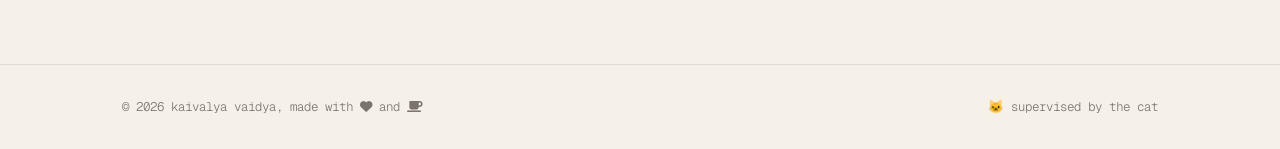
<file: pages/running.html>
<!DOCTYPE html>
<html lang="en">
<head>
<meta charset="UTF-8">
<meta name="viewport" content="width=device-width, initial-scale=1.0">
<script>
  (function () {
    try {
      const saved = localStorage.getItem('theme');
      const prefersLight = window.matchMedia('(prefers-color-scheme: light)').matches;
      const theme = saved || (prefersLight ? 'light' : 'dark');
      document.documentElement.setAttribute('data-theme', theme);
    } catch (error) {}
  })();
</script>
<meta name="description" content="Running stats and lifting PRs of Kaivalya Vaidya. 915.5 km logged, distance runner and lifter.">
<meta name="keywords" content="Kaivalya Vaidya running, Strava, fitness, distance running, lifting">
<meta name="author" content="Kaivalya Vaidya">
<meta name="robots" content="index, follow">
<link rel="canonical" href="https://kayvour.github.io/pages/running.html">
<meta property="og:type" content="website">
<meta property="og:title" content="Fitness — Kaivalya Vaidya">
<meta property="og:description" content="Running stats and lifting PRs of Kaivalya Vaidya. 915.5 km logged, distance runner and lifter.">
<meta property="og:url" content="https://kayvour.github.io/pages/running.html">
<meta property="og:image" content="https://kayvour.github.io/assets/favicon/apple-touch-icon.png">
<meta property="og:site_name" content="Kaivalya Vaidya">
<meta name="twitter:card" content="summary">
<meta name="twitter:title" content="Fitness — Kaivalya Vaidya">
<meta name="twitter:description" content="Running stats and lifting PRs of Kaivalya Vaidya. 915.5 km logged, distance runner and lifter.">
<meta name="twitter:image" content="https://kayvour.github.io/assets/favicon/apple-touch-icon.png">
<title>Fitness, Kaivalya Vaidya</title>
<link rel="icon" type="image/svg+xml" href="../assets/favicon/favicon.svg">
<link rel="preconnect" href="https://fonts.googleapis.com">
<link href="https://fonts.googleapis.com/css2?family=Instrument+Serif:ital@0;1&family=Geist+Mono:wght@300;400;500&family=Geist:wght@300;400;500&display=swap" rel="stylesheet">
<link href="https://cdnjs.cloudflare.com/ajax/libs/font-awesome/6.4.0/css/all.min.css" rel="stylesheet">
<link rel="stylesheet" href="../css/main.css">
<style>
.page-hero { padding: calc(var(--nav-h) + 4rem) 0 3rem; }
.tab-bar { display: flex; gap: 0; margin-top: 2.5rem; background: var(--bg-2); border: 1px solid var(--line); border-radius: 4px; padding: 0.25rem; width: fit-content; }
.tab-btn { padding: 0.45rem 1.2rem; border-radius: 3px; border: none; background: transparent; color: var(--t3); font-size: 0.78rem; font-family: 'Geist Mono', monospace; cursor: pointer; transition: all 0.2s; display: flex; align-items: center; gap: 0.45rem; letter-spacing: 0.03em; }
.tab-btn.active { background: var(--bg-3); color: var(--gold); border: 1px solid var(--line-s); }
.tab-btn:not(.active):hover { color: var(--t2); }
.tab-panel { display: none; }
.tab-panel.active { display: block; }
.stats-section { padding: 3.5rem 0; border-top: 1px solid var(--line); }
.stats-grid { display: grid; grid-template-columns: repeat(4,1fr); gap: 1px; margin-top: 1.5rem; border: 1px solid var(--line); border-radius: 4px; overflow: hidden; }
.stat-card { background: var(--bg-2); padding: 1.5rem; text-align: center; transition: background 0.2s; }
.stat-card:hover { background: var(--bg-3); }
.stat-number { font-family: 'Instrument Serif', serif; font-size: 2.2rem; font-weight: 400; color: var(--gold); line-height: 1; margin-bottom: 0.4rem; }
.stat-unit { font-family: 'Geist Mono', monospace; font-size: 0.9rem; color: var(--t3); }
.stat-label { font-family: 'Geist Mono', monospace; font-size: 0.65rem; color: var(--t3); text-transform: uppercase; letter-spacing: 0.08em; }
.prs-section { padding: 2rem 0 3rem; border-top: 1px solid var(--line); }
.pr-table { background: var(--bg-2); border: 1px solid var(--line); border-radius: 4px; overflow: hidden; }
.pr-table-header { padding: 0.6rem 1.25rem; border-bottom: 1px solid var(--line); font-family: 'Geist Mono', monospace; font-size: 0.65rem; color: var(--t3); letter-spacing: 0.08em; text-transform: uppercase; background: var(--bg-3); }
.pr-row { display: flex; justify-content: space-between; align-items: center; padding: 0.75rem 1.25rem; border-bottom: 1px solid var(--line); transition: background 0.2s; }
.pr-row:last-child { border-bottom: none; }
.pr-row:hover { background: var(--bg-3); }
.pr-row-dist { font-size: 0.85rem; color: var(--t2); font-weight: 300; }
.pr-row-time { font-family: 'Geist Mono', monospace; font-size: 0.9rem; color: var(--gold); }
.lastfm-card { background: var(--bg-2); border: 1px solid var(--line); border-radius: 4px; padding: 1.75rem; display: flex; align-items: center; justify-content: space-between; gap: 1.5rem; flex-wrap: wrap; margin-top: 1.5rem; }
.lastfm-icon { width: 42px; height: 42px; border-radius: 3px; background: var(--bg-3); border: 1px solid var(--line); display: flex; align-items: center; justify-content: center; font-size: 1.2rem; flex-shrink: 0; }
.btn-lastfm { background: transparent; color: var(--gold); border: 1px solid rgba(232,213,163,0.25); display: inline-flex; align-items: center; gap: 0.5rem; padding: 0.5rem 1.1rem; border-radius: 3px; text-decoration: none; font-family: 'Geist Mono', monospace; font-size: 0.75rem; white-space: nowrap; transition: all 0.2s; }
.btn-lastfm:hover { background: rgba(232,213,163,0.06); border-color: var(--gold); }
.lift-stats-grid { display: grid; grid-template-columns: repeat(3,1fr); gap: 1px; margin-top: 1.5rem; border: 1px solid var(--line); border-radius: 4px; overflow: hidden; max-width: 620px; }
.lift-pr-card { background: var(--bg-2); padding: 2rem 1.5rem; text-align: center; transition: background 0.2s; }
.lift-pr-card:hover { background: var(--bg-3); }
.lift-icon { width: 36px; height: 36px; border-radius: 3px; border: 1px solid var(--line); display: flex; align-items: center; justify-content: center; font-size: 0.85rem; margin: 0 auto 0.85rem; }
.lift-pr-card.bench    .lift-icon { color: var(--teal);  border-color: rgba(168,196,184,0.2); background: rgba(168,196,184,0.06); }
.lift-pr-card.squat    .lift-icon { color: var(--gold);  border-color: rgba(232,213,163,0.2); background: rgba(232,213,163,0.06); }
.lift-pr-card.deadlift .lift-icon { color: var(--mauve); border-color: rgba(196,168,184,0.2); background: rgba(196,168,184,0.06); }
.lift-name { font-family: 'Geist Mono', monospace; font-size: 0.65rem; letter-spacing: 0.1em; text-transform: uppercase; margin-bottom: 0.6rem; color: var(--t3); }
.lift-weight { font-family: 'Instrument Serif', serif; font-size: 2.6rem; font-weight: 400; line-height: 1; margin-bottom: 0.2rem; }
.lift-pr-card.bench    .lift-weight { color: var(--teal); }
.lift-pr-card.squat    .lift-weight { color: var(--gold); }
.lift-pr-card.deadlift .lift-weight { color: var(--mauve); }
.lift-unit { font-family: 'Geist Mono', monospace; font-size: 0.9rem; opacity: 0.5; }
.hevy-card { background: var(--bg-2); border: 1px solid var(--line); border-radius: 4px; padding: 1.75rem; display: flex; align-items: center; justify-content: space-between; gap: 1.5rem; flex-wrap: wrap; margin-top: 1.5rem; }
.btn-hevy { background: transparent; color: var(--teal); border: 1px solid rgba(168,196,184,0.25); display: inline-flex; align-items: center; gap: 0.5rem; padding: 0.5rem 1.1rem; border-radius: 3px; text-decoration: none; font-family: 'Geist Mono', monospace; font-size: 0.75rem; white-space: nowrap; transition: all 0.2s; }
.btn-hevy:hover { background: rgba(168,196,184,0.06); border-color: var(--teal); }
.strava-link { display: inline-flex; align-items: center; gap: 0.5rem; margin-top: 1rem; color: var(--gold); text-decoration: none; font-size: 0.78rem; font-family: 'Geist Mono', monospace; opacity: 0.7; transition: opacity 0.2s; }
.strava-link:hover { opacity: 1; }
@media (max-width: 900px) { .stats-grid { grid-template-columns: repeat(2,1fr); } .lift-stats-grid { max-width: 100%; } }
@media (max-width: 600px) { .stat-card { padding: 1rem 0.75rem; } .stat-number { font-size: 1.7rem; } .tab-btn { font-size: 0.72rem; padding: 0.4rem 0.85rem; } }

</style>
<script type="text/javascript">
    (function(c,l,a,r,i,t,y){
        c[a]=c[a]||function(){(c[a].q=c[a].q||[]).push(arguments)};
        t=l.createElement(r);t.async=1;t.src="https://www.clarity.ms/tag/"+i;
        y=l.getElementsByTagName(r)[0];y.parentNode.insertBefore(t,y);
    })(window, document, "clarity", "script", "wzkdpv90pt");
</script>
</head>
<body>
<canvas id="page-canvas"></canvas>
<nav>
  <div class="nav-inner">
    <a href="../index.html" class="logo">Kaivalya Vaidya</a>
    <ul class="nav-links">
      <li><a href="../index.html">home</a></li>
      <li><a href="tech.html">tech</a></li>
      <li><a href="poetry.html">poetry</a></li>
      <li><a href="running.html" class="active">fitness</a></li>
      <li><a href="contact.html">contact</a></li>
      <li><a href="#" class="nav-pill resume-link hide-sm">resume ↗</a></li>
    </ul>
  </div>
</nav>

<div class="page-hero">
  <div class="container">
    <span class="section-label">// fitness</span>
    <h1 class="section-title">Running &amp; <em>Lifting</em></h1>
    <p style="color:var(--t2);max-width:520px;line-height:1.7;margin-top:0.75rem;font-size:0.9rem;font-weight:300;">Distance running and the gym.</p>
    <div class="tab-bar">
      <button class="tab-btn active" data-tab="running"><i class="fas fa-running"></i> running</button>
      <button class="tab-btn" data-tab="lifting"><i class="fas fa-dumbbell"></i> lifting</button>
    </div>
  </div>
</div>

<div id="tab-running" class="tab-panel active">
  <section class="stats-section">
    <div class="container">
      <div style="display:flex;justify-content:space-between;align-items:flex-end;flex-wrap:wrap;gap:1rem;">
        <span class="section-label" style="margin-bottom:0;">// running totals · updated October 2026</span>
        <a href="https://www.strava.com/athletes/159002271" target="_blank" class="btn btn-ghost" style="font-size:0.75rem;padding:0.35rem 0.9rem;gap:0.4rem;">
          <svg xmlns="http://www.w3.org/2000/svg" width="12" height="12" viewBox="0 0 24 24" fill="#fc4c02"><path d="M15.387 17.944l-2.089-4.116h-3.065L15.387 24l5.15-10.172h-3.066m-7.008-5.599l2.836 5.598h4.172L10.463 0l-7 13.828h4.169"/></svg>
          view on strava
        </a>
      </div>
      <span class="section-label">// 2026 year-to-date</span>
      <div class="stats-grid">
        <div class="stat-card fade-up"><div class="stat-number">558.1<span class="stat-unit"> km</span></div><div class="stat-label">distance</div></div>
        <div class="stat-card fade-up"><div class="stat-number">122</div><div class="stat-label">activities</div></div>
        <div class="stat-card fade-up"><div class="stat-number">64<span class="stat-unit"> h 5m</span></div><div class="stat-label">time on feet</div></div>
        <div class="stat-card fade-up"><div class="stat-number">6,516<span class="stat-unit"> m</span></div><div class="stat-label">elevation gain</div></div>
      </div>
      <span class="section-label" style="display:block;margin-top:2rem;">// all-time</span>
      <div class="stats-grid">
        <div class="stat-card fade-up"><div class="stat-number">915.5<span class="stat-unit"> km</span></div><div class="stat-label">distance</div></div>
        <div class="stat-card fade-up"><div class="stat-number">231</div><div class="stat-label">activities</div></div>
        <div class="stat-card fade-up"><div class="stat-number">106<span class="stat-unit"> h 5m</span></div><div class="stat-label">time on feet</div></div>
        <div class="stat-card fade-up"><div class="stat-number">9,953<span class="stat-unit"> m</span></div><div class="stat-label">elevation gain</div></div>
      </div>
    </div>
  </section>

  <section class="prs-section">
    <div class="container">
      <span class="section-label">// best efforts</span>
      <h2 class="section-title" style="font-size:1.8rem;">Personal <em>Records</em></h2>
      <div style="display:grid;grid-template-columns:1fr 1fr;gap:1rem;margin-top:2rem;">
        <div class="pr-table fade-up">
          <div class="pr-table-header">short</div>
          <div class="pr-row"><span class="pr-row-dist">400m</span><a href="https://www.strava.com/activities/20296830859/best-efforts" target="_blank" class="pr-row-time">1:31</a></div>
          <div class="pr-row"><span class="pr-row-dist">½ mile</span><a href="https://www.strava.com/activities/20296713528/best-efforts" target="_blank" class="pr-row-time">3:25</a></div>
          <div class="pr-row"><span class="pr-row-dist">1K</span><a href="https://www.strava.com/activities/20296713528/best-efforts" target="_blank" class="pr-row-time">4:16</a></div>
          <div class="pr-row"><span class="pr-row-dist">1 mile</span><a href="https://www.strava.com/activities/20393310651/best-efforts" target="_blank" class="pr-row-time">7:46</a></div>
        </div>
        <div class="pr-table fade-up">
          <div class="pr-table-header">long</div>
          <div class="pr-row"><span class="pr-row-dist">2 mile</span><a href="https://www.strava.com/activities/20311268056/best-efforts" target="_blank" class="pr-row-time">18:25</a></div>
          <div class="pr-row"><span class="pr-row-dist">5K</span><a href="https://www.strava.com/activities/17938468847/best-efforts" target="_blank" class="pr-row-time">29:27</a></div>
          <div class="pr-row"><span class="pr-row-dist">10K</span><a href="https://www.strava.com/activities/17244711291/best-efforts" target="_blank" class="pr-row-time">1:07:58</a></div>
          <div class="pr-row"><span class="pr-row-dist">15K</span><a href="https://www.strava.com/activities/17559629936/best-efforts" target="_blank" class="pr-row-time">1:47:33</a></div>
          <div class="pr-row"><span class="pr-row-dist">10 mile</span><a href="https://www.strava.com/activities/17559629936/best-efforts" target="_blank" class="pr-row-time">1:55:21</a></div>
        </div>
      </div>
      <a href="https://www.strava.com/athletes/159002271" target="_blank" class="strava-link">
        <svg xmlns="http://www.w3.org/2000/svg" width="12" height="12" viewBox="0 0 24 24" fill="currentColor"><path d="M15.387 17.944l-2.089-4.116h-3.065L15.387 24l5.15-10.172h-3.066m-7.008-5.599l2.836 5.598h4.172L10.463 0l-7 13.828h4.169"/></svg>
        see full activity on strava →
      </a>
    </div>
  </section>

  <section style="padding:2rem 0 5rem;border-top:1px solid var(--line);">
    <div class="container">
      <span class="section-label">// when i run, i listen to...</span>
      <h2 class="section-title" style="font-size:1.8rem;">Music? </h2>
      <div class="lastfm-card fade-up">
        <div style="display:flex;align-items:center;gap:1rem;">
          <div class="lastfm-icon">🎵</div>
          <div>
            <p style="color:var(--t1);font-size:0.88rem;margin-bottom:0.2rem;">kayvour on Last.fm</p>
            <p style="color:var(--t3);font-size:0.82rem;line-height:1.55;font-weight:300;">Everything I've listened to.</p>
          </div>
        </div>
        <a href="https://last.fm/user/kayvour" target="_blank" class="btn-lastfm">
          <svg xmlns="http://www.w3.org/2000/svg" width="13" height="13" viewBox="0 0 24 24" fill="currentColor"><path d="M10.599 1.011C5.147 1.397.863 5.966.863 11.514c0 5.826 4.722 10.548 10.548 10.548 5.826 0 10.549-4.722 10.549-10.548 0-5.826-4.723-10.503-10.549-10.503h-.812zm1.08 4.37l1.39 3.812.655-3.812h2.577l-1.56 7.046-1.52-.014-1.52-4.16-1.52 4.16-1.52.014-1.56-7.046h2.577l.655 3.812 1.346-3.812z"/></svg>
          last.fm / kayvour
        </a>
      </div>
    </div>
  </section>
</div>

<div id="tab-lifting" class="tab-panel">
  <section style="padding:3.5rem 0 2rem;border-top:1px solid var(--line);">
    <div class="container">
      <div style="display:flex;justify-content:space-between;align-items:flex-end;flex-wrap:wrap;gap:1rem;">
        <span class="section-label" style="margin-bottom:0;">// one rep max · updated May 2026</span>
        <a href="https://hevy.com/user/kayvour" target="_blank" class="btn btn-ghost" style="font-size:0.75rem;padding:0.35rem 0.9rem;"><i class="fas fa-dumbbell" style="font-size:0.7rem;"></i> view on hevy</a>
      </div>
      <div class="lift-stats-grid">
        <div class="lift-pr-card bench fade-up"><div class="lift-icon"><i class="fas fa-dumbbell"></i></div><div class="lift-name">Bench Press</div><div class="lift-weight">75<span class="lift-unit"> kg</span></div></div>
        <div class="lift-pr-card squat fade-up"><div class="lift-icon"><i class="fas fa-arrow-down"></i></div><div class="lift-name">Squat</div><div class="lift-weight">115<span class="lift-unit"> kg</span></div></div>
        <div class="lift-pr-card deadlift fade-up"><div class="lift-icon"><i class="fas fa-weight-hanging"></i></div><div class="lift-name">Deadlift</div><div class="lift-weight">110<span class="lift-unit"> kg</span></div></div>
      </div>
      <a href="https://hevy.com/user/kayvour" target="_blank" style="display:inline-flex;align-items:center;gap:0.5rem;margin-top:1.25rem;color:var(--teal);text-decoration:none;font-size:0.78rem;font-family:'Geist Mono',monospace;opacity:0.7;transition:opacity 0.2s;" onmouseover="this.style.opacity=1" onmouseout="this.style.opacity=0.7">
        <i class="fas fa-dumbbell" style="font-size:0.7rem;"></i> see workouts on hevy →
      </a>
    </div>
  </section>
</div>

<footer>
  <div class="footer-inner">
    <p>© 2026 kaivalya vaidya, made with <i class="fas fa-heart"></i> and <i class="fas fa-coffee"></i></p>
    <p>🐱 supervised by the cat</p>
  </div>
</footer>
<div id="floatingCat">🐱</div>
<script src="../js/main.js"></script>
<script>
  document.querySelectorAll('.tab-btn').forEach(btn => {
    btn.addEventListener('click', () => {
      document.querySelectorAll('.tab-btn').forEach(b=>b.classList.remove('active'));
      document.querySelectorAll('.tab-panel').forEach(p=>p.classList.remove('active'));
      btn.classList.add('active');
      document.getElementById('tab-'+btn.dataset.tab).classList.add('active');
    });
  });
</script>
</body>
</html>
</file>
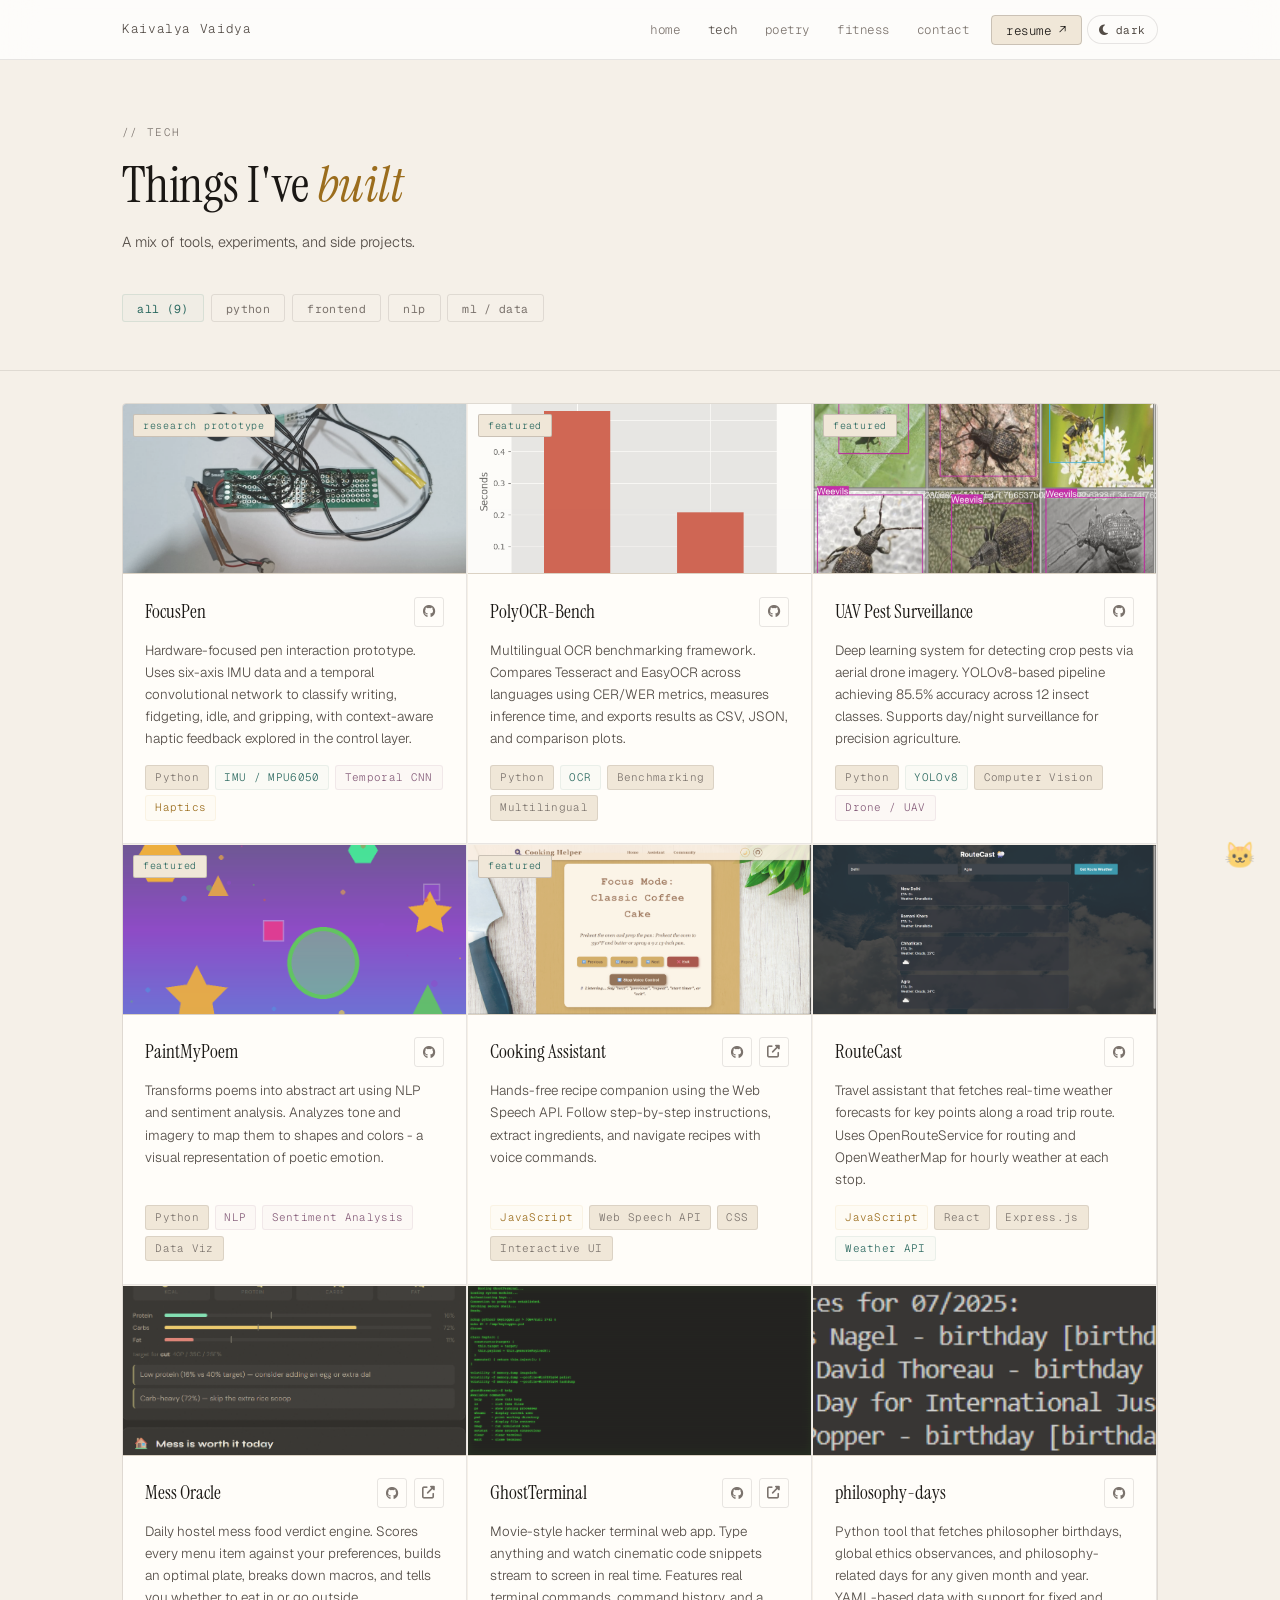
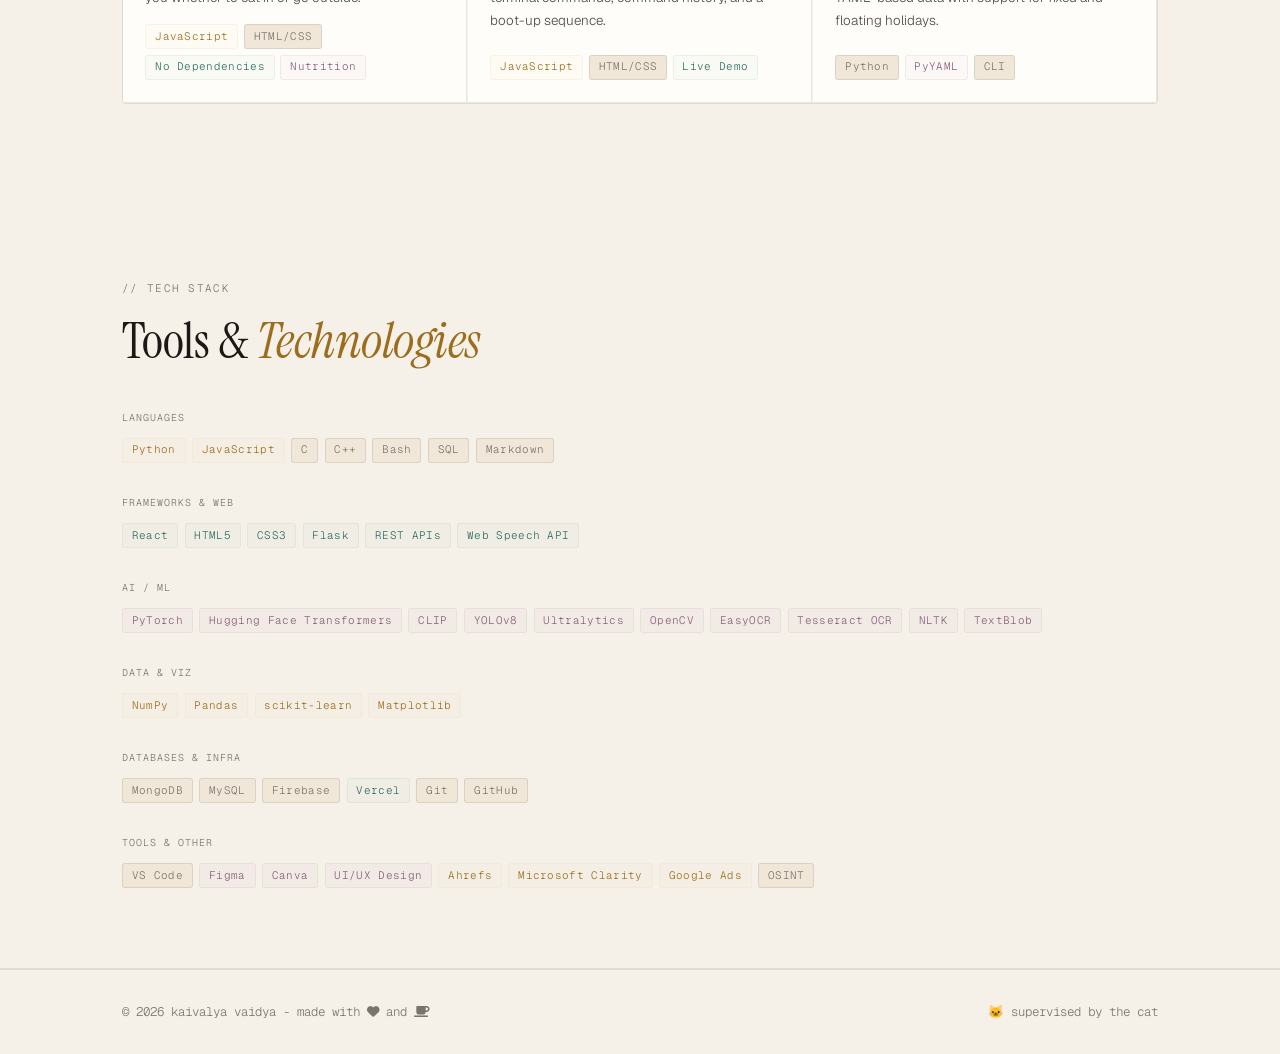
<file: pages/tech.html>
<!DOCTYPE html>
<html lang="en">
<head>
<meta charset="UTF-8">
<meta name="viewport" content="width=device-width, initial-scale=1.0">
<script>
  (function () {
    try {
      const saved = localStorage.getItem('theme');
      const prefersLight = window.matchMedia('(prefers-color-scheme: light)').matches;
      const theme = saved || (prefersLight ? 'light' : 'dark');
      document.documentElement.setAttribute('data-theme', theme);
    } catch (error) {}
  })();
</script>
<meta name="description" content="Projects by Kaivalya Vaidya: FocusPen, OCR benchmarking, computer vision, NLP tools, and frontend apps.">
<meta name="keywords" content="Kaivalya Vaidya projects, FocusPen, PolyOCR, YOLOv8, PaintMyPoem, Python, JavaScript, portfolio">
<meta name="author" content="Kaivalya Vaidya">
<meta name="robots" content="index, follow">
<link rel="canonical" href="https://kayvour.github.io/pages/tech.html">
<meta property="og:type" content="website">
<meta property="og:title" content="Tech Projects — Kaivalya Vaidya">
<meta property="og:description" content="Projects by Kaivalya Vaidya: FocusPen, OCR benchmarking, computer vision, NLP tools, and frontend apps.">
<meta property="og:url" content="https://kayvour.github.io/pages/tech.html">
<meta property="og:image" content="https://kayvour.github.io/assets/favicon/apple-touch-icon.png">
<meta property="og:site_name" content="Kaivalya Vaidya">
<meta name="twitter:card" content="summary">
<meta name="twitter:title" content="Tech Projects — Kaivalya Vaidya">
<meta name="twitter:description" content="Projects by Kaivalya Vaidya: FocusPen, OCR benchmarking, computer vision, NLP tools, and frontend apps.">
<meta name="twitter:image" content="https://kayvour.github.io/assets/favicon/apple-touch-icon.png">
<title>Tech / Kaivalya Vaidya</title>
<link rel="icon" type="image/svg+xml" href="../assets/favicon/favicon.svg">
<link rel="preconnect" href="https://fonts.googleapis.com">
<link href="https://fonts.googleapis.com/css2?family=Instrument+Serif:ital@0;1&family=Geist+Mono:wght@300;400;500&family=Geist:wght@300;400;500&display=swap" rel="stylesheet">
<link href="https://cdnjs.cloudflare.com/ajax/libs/font-awesome/6.4.0/css/all.min.css" rel="stylesheet">
<link rel="stylesheet" href="../css/main.css">
<style>
.page-hero { padding: calc(var(--nav-h) + 4rem) 0 3rem; }
.filter-bar { display: flex; flex-wrap: wrap; gap: 0.4rem; margin-top: 2.5rem; }
.filter-btn {
  padding: 0.35rem 0.9rem; border-radius: 3px;
  border: 1px solid var(--line); background: transparent;
  color: var(--t3); font-size: 0.72rem;
  font-family: 'Geist Mono', monospace; cursor: pointer;
  transition: all 0.2s; letter-spacing: 0.03em;
}
.filter-btn:hover { border-color: var(--line-s); color: var(--t2); }
.filter-btn.active { border-color: rgba(168,196,184,0.35); color: var(--teal); background: rgba(168,196,184,0.06); }
.projects-section { padding: 2rem 0 6rem; border-top: 1px solid var(--line); }
.projects-grid {
  display: grid; grid-template-columns: repeat(auto-fill,minmax(340px,1fr));
  gap: 1px; border: 1px solid var(--line); border-radius: 4px; overflow: hidden;
}
.project-card {
  background: var(--bg-2); overflow: hidden;
  transition: background 0.2s; display: flex; flex-direction: column;
  border-right: 1px solid var(--line); border-bottom: 1px solid var(--line);
}
.project-card:hover { background: var(--bg-3); }
.project-img {
  width: 100%; height: 170px; overflow: hidden;
  background: var(--bg-3); position: relative; border-bottom: 1px solid var(--line);
}
.project-img img {
  width: 100%; height: 100%; object-fit: cover;
  transition: transform 0.4s ease; opacity: 0.85; filter: grayscale(20%);
}
.project-card:hover .project-img img { transform: scale(1.04); opacity: 1; filter: grayscale(0%); }
.project-img-placeholder {
  width: 100%; height: 100%; display: flex;
  align-items: center; justify-content: center;
  font-size: 2.5rem; color: var(--t3);
}
.featured-badge {
  position: absolute; top: 10px; left: 10px;
  background: var(--bg-3); border: 1px solid var(--line-s);
  color: var(--teal); font-size: 0.62rem;
  font-family: 'Geist Mono', monospace;
  padding: 0.15rem 0.55rem; border-radius: 2px; letter-spacing: 0.08em;
}
.project-body { padding: 1.4rem; flex: 1; display: flex; flex-direction: column; gap: 0.7rem; }
.project-header { display: flex; justify-content: space-between; align-items: flex-start; gap: 1rem; }
.project-name { font-family: 'Instrument Serif', serif; font-size: 1.2rem; font-weight: 400; color: var(--t1); }
.project-links-row { display: flex; gap: 0.4rem; flex-shrink: 0; }
.project-links-row a {
  width: 30px; height: 30px; display: flex; align-items: center; justify-content: center;
  background: transparent; border: 1px solid var(--line); border-radius: 3px;
  color: var(--t3); font-size: 0.8rem; text-decoration: none; transition: all 0.2s;
}
.project-links-row a:hover { border-color: var(--line-s); color: var(--t1); }
.project-desc { color: var(--t2); font-size: 0.84rem; line-height: 1.65; flex: 1; font-weight: 300; }
.project-tags { display: flex; flex-wrap: wrap; gap: 0.35rem; margin-top: auto; padding-top: 0.25rem; }
@media (max-width: 768px) { .projects-grid { grid-template-columns: 1fr; } }

/* ---- Project Modal ---- */
.proj-modal-overlay {
  position: fixed; inset: 0;
  background: var(--modal-backdrop);
  backdrop-filter: blur(14px);
  -webkit-backdrop-filter: blur(14px);
  z-index: 2000;
  display: flex; align-items: center; justify-content: center;
  padding: 2rem;
  opacity: 0; pointer-events: none;
  transition: opacity 0.22s ease;
}
.proj-modal-overlay.open { opacity: 1; pointer-events: all; }

.proj-modal {
  background: var(--bg-2);
  border: 1px solid var(--line-s);
  border-radius: 4px;
  padding: 2.5rem;
  max-width: 520px; width: 100%;
  position: relative;
  transform: translateY(14px);
  transition: transform 0.22s ease;
}
.proj-modal-overlay.open .proj-modal { transform: translateY(0); }

.proj-modal-close {
  position: absolute; top: 1.1rem; right: 1.1rem;
  background: transparent; border: 1px solid var(--line);
  color: var(--t3); width: 30px; height: 30px;
  border-radius: 3px; cursor: pointer;
  display: flex; align-items: center; justify-content: center;
  font-size: 0.75rem; transition: all 0.2s;
}
.proj-modal-close:hover { color: var(--t1); border-color: var(--line-s); }

.proj-modal-badge {
  font-family: 'Geist Mono', monospace; font-size: 0.6rem;
  color: var(--teal); letter-spacing: 0.1em; text-transform: uppercase;
  margin-bottom: 0.6rem; display: block;
}
.proj-modal-title {
  font-family: 'Instrument Serif', serif;
  font-size: 1.7rem; font-weight: 400; color: var(--t1);
  margin-bottom: 1rem;
}
.proj-modal-desc {
  color: var(--t2); font-size: 0.88rem; line-height: 1.75;
  font-weight: 300; margin-bottom: 1.5rem;
}
.proj-modal-tags { display: flex; flex-wrap: wrap; gap: 0.35rem; margin-bottom: 1.75rem; }
.proj-modal-links { display: flex; gap: 0.6rem; padding-top: 1.25rem; border-top: 1px solid var(--line); }
.proj-modal-links a {
  display: inline-flex; align-items: center; gap: 0.45rem;
  padding: 0.5rem 1rem; border-radius: 3px;
  font-family: 'Geist Mono', monospace; font-size: 0.75rem;
  text-decoration: none; transition: all 0.2s;
  border: 1px solid var(--line); color: var(--t2);
}
.proj-modal-links a:hover { border-color: var(--line-s); color: var(--t1); }
.proj-modal-links a.primary { background: var(--t1); color: var(--bg); border-color: var(--t1); }
.proj-modal-links a.primary:hover { background: var(--gold); border-color: var(--gold); }

/* card clickable cue */
.project-card { cursor: pointer; }
.project-card .project-body { position: relative; }

</style>
<script type="text/javascript">
    (function(c,l,a,r,i,t,y){
        c[a]=c[a]||function(){(c[a].q=c[a].q||[]).push(arguments)};
        t=l.createElement(r);t.async=1;t.src="https://www.clarity.ms/tag/"+i;
        y=l.getElementsByTagName(r)[0];y.parentNode.insertBefore(t,y);
    })(window, document, "clarity", "script", "wzkdpv90pt");
</script>
</head>
<body>
<canvas id="page-canvas"></canvas>
<nav>
  <div class="nav-inner">
    <a href="../index.html" class="logo">Kaivalya Vaidya</a>
    <ul class="nav-links">
      <li><a href="../index.html">home</a></li>
      <li><a href="tech.html" class="active">tech</a></li>
      <li><a href="poetry.html">poetry</a></li>
      <li><a href="running.html">fitness</a></li>
      <li><a href="contact.html">contact</a></li>
      <li><a href="#" class="nav-pill resume-link hide-sm">resume ↗</a></li>
    </ul>
  </div>
</nav>

<div class="page-hero">
  <div class="container">
    <span class="section-label">// tech</span>
    <h1 class="section-title">Things I've <em>built</em></h1>
    <p style="color:var(--t2);max-width:520px;line-height:1.7;margin-top:0.75rem;font-size:0.9rem;font-weight:300;">A mix of tools, experiments, and side projects.</p>
    <div class="filter-bar">
      <button class="filter-btn active" data-filter="all">all (9)</button>
      <button class="filter-btn" data-filter="python">python</button>
      <button class="filter-btn" data-filter="frontend">frontend</button>
      <button class="filter-btn" data-filter="nlp">nlp</button>
      <button class="filter-btn" data-filter="ml">ml / data</button>
    </div>
  </div>
</div>

<section class="projects-section">
  <div class="container">
    <div class="projects-grid" id="projectsGrid">

      <div class="project-card fade-up" data-filter="python ml" data-name="FocusPen" data-badge="python / hardware / ml" data-desc="Hardware-focused research prototype for recognizing pen interactions from six-axis MPU6050 motion data. A temporal convolutional network classifies writing, fidgeting, idle, and gripping; the documented control layer explores context-aware haptic feedback through a DRV2605L and linear resonant actuator. The repository contains the initial notebook-based prototype, not a packaged production device." data-tags='[["tag", "Python"], ["tag cool", "IMU / MPU6050"], ["tag soft", "Temporal CNN"], ["tag warm", "Haptics"]]' data-github="https://github.com/kayvour/FocusPen" data-live="">
        <div class="project-img">
          <a href="https://github.com/kayvour/FocusPen" target="_blank" rel="noopener" aria-label="View FocusPen on GitHub" tabindex="-1"><img src="../assets/screenshots/focus-pen.png" alt="FocusPen hardware prototype" loading="lazy" onerror="this.style.display='none';this.nextElementSibling.style.display='flex';"></a>
          <div class="project-img-placeholder" style="display:none">✒</div>
          <span class="featured-badge">research prototype</span>
        </div>
        <div class="project-body">
          <div class="project-header">
            <h3 class="project-name">FocusPen</h3>
            <div class="project-links-row"><a href="https://github.com/kayvour/FocusPen" target="_blank" rel="noopener" aria-label="FocusPen on GitHub"><i class="fab fa-github"></i></a></div>
          </div>
          <p class="project-desc">Hardware-focused pen interaction prototype. Uses six-axis IMU data and a temporal convolutional network to classify writing, fidgeting, idle, and gripping, with context-aware haptic feedback explored in the control layer.</p>
          <div class="project-tags"><span class="tag">Python</span><span class="tag cool">IMU / MPU6050</span><span class="tag soft">Temporal CNN</span><span class="tag warm">Haptics</span></div>
        </div>
      </div>

      <div class="project-card fade-up" data-filter="python ml" data-name="PolyOCR-Bench" data-badge="featured / python / ml" data-desc="Multilingual OCR benchmarking framework. Compares Tesseract and EasyOCR across languages using CER/WER metrics, measures inference time, and exports results as CSV, JSON, and comparison plots." data-tags='[["tag", "Python"], ["tag cool", "OCR"], ["tag", "Benchmarking"], ["tag", "Multilingual"]]' data-github="https://github.com/kayvour/poly-ocr" data-live="">
        <div class="project-img">
          <a href="https://github.com/kayvour/poly-ocr" target="_blank" rel="noopener" tabindex="-1" aria-hidden="true"><a href="https://github.com/kayvour/poly-ocr" target="_blank" rel="noopener" aria-label="View PolyOCR-Bench" tabindex="-1"><img src="../assets/screenshots/ocr.png" alt="PolyOCR-Bench" loading="lazy" onerror="this.style.display='none';this.nextElementSibling.style.display='flex';"></a></a>
          <div class="project-img-placeholder" style="display:none">🔍</div>
          <span class="featured-badge">featured</span>
        </div>
        <div class="project-body">
          <div class="project-header">
            <h3 class="project-name">PolyOCR-Bench</h3>
            <div class="project-links-row"><a href="https://github.com/kayvour/poly-ocr" target="_blank"><i class="fab fa-github"></i></a></div>
          </div>
          <p class="project-desc">Multilingual OCR benchmarking framework. Compares Tesseract and EasyOCR across languages using CER/WER metrics, measures inference time, and exports results as CSV, JSON, and comparison plots.</p>
          <div class="project-tags"><span class="tag">Python</span><span class="tag cool">OCR</span><span class="tag">Benchmarking</span><span class="tag">Multilingual</span></div>
        </div>
      </div>

      <div class="project-card fade-up" data-filter="python ml" data-name="UAV Pest Surveillance" data-badge="featured / python / ml" data-desc="Deep learning system for detecting crop pests via aerial drone imagery. YOLOv8-based pipeline achieving 85.5% accuracy across 12 insect classes. Supports day/night surveillance for precision agriculture." data-tags='[["tag", "Python"], ["tag cool", "YOLOv8"], ["tag", "Computer Vision"], ["tag soft", "Drone / UAV"]]' data-github="https://github.com/InvictusRex/UAV-Assisted-Agricultural-Pest-Surveillance" data-live="">
        <div class="project-img">
          <a href="https://github.com/InvictusRex/UAV-Assisted-Agricultural-Pest-Surveillance" target="_blank" rel="noopener" tabindex="-1" aria-hidden="true"><a href="https://github.com/InvictusRex/UAV-Assisted-Agricultural-Pest-Surveillance" target="_blank" rel="noopener" aria-label="View UAV Pest Surveillance" tabindex="-1"><img src="../assets/screenshots/uav-pest-surveillance.png" alt="UAV Pest Surveillance" loading="lazy" onerror="this.style.display='none';this.nextElementSibling.style.display='flex';"></a></a>
          <div class="project-img-placeholder" style="display:none">🚁</div>
          <span class="featured-badge">featured</span>
        </div>
        <div class="project-body">
          <div class="project-header">
            <h3 class="project-name">UAV Pest Surveillance</h3>
            <div class="project-links-row"><a href="https://github.com/InvictusRex/UAV-Assisted-Agricultural-Pest-Surveillance" target="_blank"><i class="fab fa-github"></i></a></div>
          </div>
          <p class="project-desc">Deep learning system for detecting crop pests via aerial drone imagery. YOLOv8-based pipeline achieving 85.5% accuracy across 12 insect classes. Supports day/night surveillance for precision agriculture.</p>
          <div class="project-tags"><span class="tag">Python</span><span class="tag cool">YOLOv8</span><span class="tag">Computer Vision</span><span class="tag soft">Drone / UAV</span></div>
        </div>
      </div>

      <div class="project-card fade-up" data-filter="python nlp" data-name="PaintMyPoem" data-badge="featured / python / nlp" data-desc="Transforms poems into abstract art using NLP and sentiment analysis. Analyzes tone and imagery to map them to shapes and colors, a visual representation of poetic emotion." data-tags='[["tag", "Python"], ["tag soft", "NLP"], ["tag soft", "Sentiment Analysis"], ["tag", "Data Viz"]]' data-github="https://github.com/kayvour/PaintMyPoem" data-live="">
        <div class="project-img">
          <a href="https://github.com/kayvour/PaintMyPoem" target="_blank" rel="noopener" tabindex="-1" aria-hidden="true"><a href="https://github.com/kayvour/PaintMyPoem" target="_blank" rel="noopener" aria-label="View PaintMyPoem" tabindex="-1"><img src="../assets/screenshots/PaintMyPoem.png" alt="PaintMyPoem" loading="lazy" onerror="this.style.display='none';this.nextElementSibling.style.display='flex';"></a></a>
          <div class="project-img-placeholder" style="display:none">🎨</div>
          <span class="featured-badge">featured</span>
        </div>
        <div class="project-body">
          <div class="project-header">
            <h3 class="project-name">PaintMyPoem</h3>
            <div class="project-links-row"><a href="https://github.com/kayvour/PaintMyPoem" target="_blank"><i class="fab fa-github"></i></a></div>
          </div>
          <p class="project-desc">Transforms poems into abstract art using NLP and sentiment analysis. Analyzes tone and imagery to map them to shapes and colors - a visual representation of poetic emotion.</p>
          <div class="project-tags"><span class="tag">Python</span><span class="tag soft">NLP</span><span class="tag soft">Sentiment Analysis</span><span class="tag">Data Viz</span></div>
        </div>
      </div>

      <div class="project-card fade-up" data-filter="frontend" data-name="Cooking Assistant" data-badge="featured / frontend" data-desc="Hands-free recipe companion using the Web Speech API. Follow step-by-step instructions, extract ingredients, and navigate recipes with voice commands." data-tags='[["tag warm", "JavaScript"], ["tag", "Web Speech API"], ["tag", "CSS"], ["tag", "Interactive UI"]]' data-github="https://github.com/kayvour/cooking-assistant" data-live="https://cooking-assistant-phi.vercel.app/">
        <div class="project-img">
          <a href="https://cooking-assistant-phi.vercel.app/" target="_blank" rel="noopener" tabindex="-1" aria-hidden="true"><a href="https://cooking-assistant-phi.vercel.app/" target="_blank" rel="noopener" aria-label="View Cooking Assistant" tabindex="-1"><img src="../assets/screenshots/cooking-assistant.png" alt="Cooking Assistant" loading="lazy" onerror="this.style.display='none';this.nextElementSibling.style.display='flex';"></a></a>
          <div class="project-img-placeholder" style="display:none">🍳</div>
          <span class="featured-badge">featured</span>
        </div>
        <div class="project-body">
          <div class="project-header">
            <h3 class="project-name">Cooking Assistant</h3>
            <div class="project-links-row">
              <a href="https://github.com/kayvour/cooking-assistant" target="_blank"><i class="fab fa-github"></i></a>
              <a href="https://cooking-assistant-phi.vercel.app/" target="_blank"><i class="fas fa-external-link-alt"></i></a>
            </div>
          </div>
          <p class="project-desc">Hands-free recipe companion using the Web Speech API. Follow step-by-step instructions, extract ingredients, and navigate recipes with voice commands.</p>
          <div class="project-tags"><span class="tag warm">JavaScript</span><span class="tag">Web Speech API</span><span class="tag">CSS</span><span class="tag">Interactive UI</span></div>
        </div>
      </div>

      <div class="project-card fade-up" data-filter="frontend" data-name="RouteCast" data-badge="frontend" data-desc="Travel assistant that fetches real-time weather forecasts for key points along a road trip route. Uses OpenRouteService for routing and OpenWeatherMap for hourly weather at each stop." data-tags='[["tag warm", "JavaScript"], ["tag", "React"], ["tag", "Express.js"], ["tag cool", "Weather API"]]' data-github="https://github.com/kayvour/routecast" data-live="">
        <div class="project-img">
          <a href="https://github.com/kayvour/routecast" target="_blank" rel="noopener" tabindex="-1" aria-hidden="true"><a href="https://github.com/kayvour/routecast" target="_blank" rel="noopener" aria-label="View RouteCast" tabindex="-1"><img src="../assets/screenshots/RouteCast.png" alt="RouteCast" loading="lazy" onerror="this.style.display='none';this.nextElementSibling.style.display='flex';"></a></a>
          <div class="project-img-placeholder" style="display:none">🗺️</div>
        </div>
        <div class="project-body">
          <div class="project-header">
            <h3 class="project-name">RouteCast</h3>
            <div class="project-links-row"><a href="https://github.com/kayvour/routecast" target="_blank"><i class="fab fa-github"></i></a></div>
          </div>
          <p class="project-desc">Travel assistant that fetches real-time weather forecasts for key points along a road trip route. Uses OpenRouteService for routing and OpenWeatherMap for hourly weather at each stop.</p>
          <div class="project-tags"><span class="tag warm">JavaScript</span><span class="tag">React</span><span class="tag">Express.js</span><span class="tag cool">Weather API</span></div>
        </div>
      </div>

      <div class="project-card fade-up" data-filter="frontend" data-name="Mess Oracle" data-badge="frontend" data-desc="Daily hostel mess food verdict engine. Scores every menu item against your veg/spice/craving/fitness preferences, builds an optimal plate, breaks down macros, and tells you whether to eat in or go outside." data-tags='[["tag warm", "JavaScript"], ["tag", "HTML/CSS"], ["tag cool", "No Dependencies"], ["tag soft", "Nutrition"]]' data-github="https://github.com/kayvour/mess-oracle" data-live="https://kayvour.github.io/mess-oracle/">
        <div class="project-img">
          <a href="https://kayvour.github.io/mess-oracle/" target="_blank" rel="noopener" tabindex="-1" aria-hidden="true"><a href="https://kayvour.github.io/mess-oracle/" target="_blank" rel="noopener" aria-label="View Mess Oracle" tabindex="-1"><img src="../assets/screenshots/mess-oracle.png" alt="Mess Oracle" loading="lazy" onerror="this.style.display='none';this.nextElementSibling.style.display='flex';"></a></a>
          <div class="project-img-placeholder" style="display:none">🍽️</div>
        </div>
        <div class="project-body">
          <div class="project-header">
            <h3 class="project-name">Mess Oracle</h3>
            <div class="project-links-row"><a href="https://github.com/kayvour/mess-oracle" target="_blank"><i class="fab fa-github"></i></a><a href="https://kayvour.github.io/mess-oracle/" target="_blank"><i class="fas fa-external-link-alt"></i></a></div>
          </div>
          <p class="project-desc">Daily hostel mess food verdict engine. Scores every menu item against your preferences, builds an optimal plate, breaks down macros, and tells you whether to eat in or go outside.</p>
          <div class="project-tags"><span class="tag warm">JavaScript</span><span class="tag">HTML/CSS</span><span class="tag cool">No Dependencies</span><span class="tag soft">Nutrition</span></div>
        </div>
      </div>

      <div class="project-card fade-up" data-filter="frontend" data-name="GhostTerminal" data-badge="frontend" data-desc="Movie-style hacker terminal web app. Type anything and watch cinematic code snippets stream to screen in real time. Features real terminal commands, command history, and a boot-up sequence." data-tags='[["tag warm", "JavaScript"], ["tag", "HTML/CSS"], ["tag cool", "Live Demo"]]' data-github="https://github.com/kayvour/ghost-terminal" data-live="https://kayvour.github.io/ghost-terminal/">
        <div class="project-img">
          <a href="https://kayvour.github.io/ghost-terminal/" target="_blank" rel="noopener" tabindex="-1" aria-hidden="true"><a href="https://kayvour.github.io/ghost-terminal/" target="_blank" rel="noopener" aria-label="View GhostTerminal" tabindex="-1"><img src="../assets/screenshots/ghost-terminal.png" alt="GhostTerminal" loading="lazy" onerror="this.style.display='none';this.nextElementSibling.style.display='flex';"></a></a>
          <div class="project-img-placeholder" style="display:none">💻</div>
        </div>
        <div class="project-body">
          <div class="project-header">
            <h3 class="project-name">GhostTerminal</h3>
            <div class="project-links-row">
              <a href="https://github.com/kayvour/ghost-terminal" target="_blank"><i class="fab fa-github"></i></a>
              <a href="https://kayvour.github.io/ghost-terminal/" target="_blank"><i class="fas fa-external-link-alt"></i></a>
            </div>
          </div>
          <p class="project-desc">Movie-style hacker terminal web app. Type anything and watch cinematic code snippets stream to screen in real time. Features real terminal commands, command history, and a boot-up sequence.</p>
          <div class="project-tags"><span class="tag warm">JavaScript</span><span class="tag">HTML/CSS</span><span class="tag cool">Live Demo</span></div>
        </div>
      </div>

      <div class="project-card fade-up" data-filter="python" data-name="philosophy-days" data-badge="python" data-desc="Python tool that fetches philosopher birthdays, global ethics observances, and philosophy-related days for any given month and year. YAML-based data with support for fixed and floating holidays." data-tags='[["tag", "Python"], ["tag soft", "PyYAML"], ["tag", "CLI"]]' data-github="https://github.com/kayvour/philosophy-days" data-live="">
        <div class="project-img">
          <a href="https://github.com/kayvour/philosophy-days" target="_blank" rel="noopener" tabindex="-1" aria-hidden="true"><a href="https://github.com/kayvour/philosophy-days" target="_blank" rel="noopener" aria-label="View philosophy-days" tabindex="-1"><img src="../assets/screenshots/philosophy.png" alt="philosophy-days" loading="lazy" onerror="this.style.display='none';this.nextElementSibling.style.display='flex';"></a></a>
          <div class="project-img-placeholder" style="display:none">🏛️</div>
        </div>
        <div class="project-body">
          <div class="project-header">
            <h3 class="project-name">philosophy-days</h3>
            <div class="project-links-row"><a href="https://github.com/kayvour/philosophy-days" target="_blank"><i class="fab fa-github"></i></a></div>
          </div>
          <p class="project-desc">Python tool that fetches philosopher birthdays, global ethics observances, and philosophy-related days for any given month and year. YAML-based data with support for fixed and floating holidays.</p>
          <div class="project-tags"><span class="tag">Python</span><span class="tag soft">PyYAML</span><span class="tag">CLI</span></div>
        </div>
      </div>

    </div>
  </div>
</section>

<section style="padding:5rem 0;border-bottom:1px solid var(--line);">
  <div class="container">
    <span class="section-label">// tech stack</span>
    <h2 class="section-title">Tools &amp; <em>Technologies</em></h2>
 
    <div style="display:flex;flex-direction:column;gap:2rem;margin-top:2.5rem;">
 
      <div class="fade-up">
        <div style="font-family:'Geist Mono',monospace;font-size:0.62rem;color:var(--t3);letter-spacing:0.1em;text-transform:uppercase;margin-bottom:0.75rem;">languages</div>
        <div style="display:flex;flex-wrap:wrap;gap:0.4rem;">
          <span class="tag warm">Python</span><span class="tag warm">JavaScript</span><span class="tag">C</span><span class="tag">C++</span><span class="tag">Bash</span><span class="tag">SQL</span><span class="tag">Markdown</span>
        </div>
      </div>
 
      <div class="fade-up">
        <div style="font-family:'Geist Mono',monospace;font-size:0.62rem;color:var(--t3);letter-spacing:0.1em;text-transform:uppercase;margin-bottom:0.75rem;">frameworks &amp; web</div>
        <div style="display:flex;flex-wrap:wrap;gap:0.4rem;">
          <span class="tag cool">React</span><span class="tag cool">HTML5</span><span class="tag cool">CSS3</span><span class="tag cool">Flask</span><span class="tag cool">REST APIs</span><span class="tag cool">Web Speech API</span>
        </div>
      </div>
 
      <div class="fade-up">
        <div style="font-family:'Geist Mono',monospace;font-size:0.62rem;color:var(--t3);letter-spacing:0.1em;text-transform:uppercase;margin-bottom:0.75rem;">ai / ml</div>
        <div style="display:flex;flex-wrap:wrap;gap:0.4rem;">
          <span class="tag soft">PyTorch</span><span class="tag soft">Hugging Face Transformers</span><span class="tag soft">CLIP</span><span class="tag soft">YOLOv8</span><span class="tag soft">Ultralytics</span><span class="tag soft">OpenCV</span><span class="tag soft">EasyOCR</span><span class="tag soft">Tesseract OCR</span><span class="tag soft">NLTK</span><span class="tag soft">TextBlob</span>
        </div>
      </div>
 
      <div class="fade-up">
        <div style="font-family:'Geist Mono',monospace;font-size:0.62rem;color:var(--t3);letter-spacing:0.1em;text-transform:uppercase;margin-bottom:0.75rem;">data &amp; viz</div>
        <div style="display:flex;flex-wrap:wrap;gap:0.4rem;">
          <span class="tag warm">NumPy</span><span class="tag warm">Pandas</span><span class="tag warm">scikit-learn</span><span class="tag warm">Matplotlib</span>
        </div>
      </div>
 
      <div class="fade-up">
        <div style="font-family:'Geist Mono',monospace;font-size:0.62rem;color:var(--t3);letter-spacing:0.1em;text-transform:uppercase;margin-bottom:0.75rem;">databases &amp; infra</div>
        <div style="display:flex;flex-wrap:wrap;gap:0.4rem;">
          <span class="tag">MongoDB</span><span class="tag">MySQL</span><span class="tag">Firebase</span><span class="tag cool">Vercel</span><span class="tag">Git</span><span class="tag">GitHub</span>
        </div>
      </div>
 
      <div class="fade-up">
        <div style="font-family:'Geist Mono',monospace;font-size:0.62rem;color:var(--t3);letter-spacing:0.1em;text-transform:uppercase;margin-bottom:0.75rem;">tools &amp; other</div>
        <div style="display:flex;flex-wrap:wrap;gap:0.4rem;">
          <span class="tag">VS Code</span><span class="tag soft">Figma</span><span class="tag soft">Canva</span><span class="tag soft">UI/UX Design</span><span class="tag warm">Ahrefs</span><span class="tag warm">Microsoft Clarity</span><span class="tag warm">Google Ads</span><span class="tag">OSINT</span>
        </div>
      </div>
 
    </div>
  </div>
</section>

<footer>
  <div class="footer-inner">
    <p>© 2026 kaivalya vaidya - made with <i class="fas fa-heart"></i> and <i class="fas fa-coffee"></i></p>
    <p>🐱 supervised by the cat</p>
  </div>
</footer>

<div id="floatingCat">🐱</div>

<div class="proj-modal-overlay" id="projModal">
  <div class="proj-modal">
    <button class="proj-modal-close" id="projModalClose"><i class="fas fa-times"></i></button>
    <span class="proj-modal-badge" id="projModalBadge"></span>
    <h2 class="proj-modal-title" id="projModalTitle"></h2>
    <p class="proj-modal-desc" id="projModalDesc"></p>
    <div class="proj-modal-tags" id="projModalTags"></div>
    <div class="proj-modal-links" id="projModalLinks"></div>
  </div>
</div>

<script src="../js/main.js"></script>
<script>
  const filterBtns = document.querySelectorAll('.filter-btn');
  const cards = document.querySelectorAll('.project-card');
  filterBtns.forEach(btn => {
    btn.addEventListener('click', () => {
      filterBtns.forEach(b => b.classList.remove('active'));
      btn.classList.add('active');
      const f = btn.dataset.filter;
      cards.forEach(c => {
        const show = f === 'all' || (c.dataset.filter||'').split(' ').includes(f);
        c.style.display = show ? '' : 'none';
      });
    });
  });
</script>
<script>
(function() {
  var overlay = document.getElementById('projModal');
  var closeBtn = document.getElementById('projModalClose');

  function openModal(card) {
    document.getElementById('projModalBadge').textContent = '// ' + card.dataset.badge;
    document.getElementById('projModalTitle').textContent = card.dataset.name;
    document.getElementById('projModalDesc').textContent  = card.dataset.desc;

    var tagsEl = document.getElementById('projModalTags');
    tagsEl.innerHTML = '';
    JSON.parse(card.dataset.tags).forEach(function(t) {
      var s = document.createElement('span');
      s.className = t[0]; s.textContent = t[1];
      tagsEl.appendChild(s);
    });

    var linksEl = document.getElementById('projModalLinks');
    linksEl.innerHTML = '';
    if (card.dataset.github) {
      var a = document.createElement('a');
      a.href = card.dataset.github; a.target = '_blank';
      a.innerHTML = '<i class="fab fa-github"></i> GitHub';
      linksEl.appendChild(a);
    }
    if (card.dataset.live) {
      var b = document.createElement('a');
      b.href = card.dataset.live; b.target = '_blank';
      b.className = 'primary';
      b.innerHTML = '<i class="fas fa-external-link-alt"></i> Live Demo';
      linksEl.appendChild(b);
    }

    overlay.classList.add('open');
    document.body.style.overflow = 'hidden';
  }

  function closeModal() {
    overlay.classList.remove('open');
    document.body.style.overflow = '';
  }

  document.querySelectorAll('.project-card').forEach(function(card) {
    card.addEventListener('click', function(e) {
      if (e.target.closest('a')) return;
      openModal(card);
    });
  });

  closeBtn.addEventListener('click', closeModal);
  overlay.addEventListener('click', function(e) { if (e.target === overlay) closeModal(); });
  document.addEventListener('keydown', function(e) { if (e.key === 'Escape') closeModal(); });
})();
</script>
</body>
</html>
</file>
<file: css/main.css>
@import url('https://fonts.googleapis.com/css2?family=Instrument+Serif:ital@0;1&family=Geist+Mono:wght@300;400;500&family=Geist:wght@300;400;500&display=swap');

* { margin: 0; padding: 0; box-sizing: border-box; }

:root {
  --bg:        #0a0a08;
  --bg-2:      #111110;
  --bg-3:      #1a1a18;
  --line:      rgba(255,255,255,0.08);
  --line-s:    rgba(255,255,255,0.14);
  --t1:        #f5f5f0;
  --t2:        #9a9a90;
  --t3:        #555550;
  --gold:      #e8d5a3;
  --teal:      #a8c4b8;
  --mauve:     #c4a8b8;
  --nav-h:     60px;
  --nav-bg:    rgba(10,10,8,0.82);
  --modal-backdrop: rgba(10,10,8,0.85);
}

html[data-theme="light"] {
  --bg:        #f5f0e8;
  --bg-2:      #fffdf9;
  --bg-3:      #f0e7d8;
  --line:      rgba(29,25,22,0.10);
  --line-s:    rgba(29,25,22,0.18);
  --t1:        #1b1815;
  --t2:        #534c46;
  --t3:        #7b736d;
  --gold:      #9b6d1d;
  --teal:      #2d6a61;
  --mauve:     #865d7a;
  --nav-bg:    rgba(255,255,255,0.76);
  --modal-backdrop: rgba(27,24,21,0.28);
}

::-webkit-scrollbar       { width: 3px; }
::-webkit-scrollbar-track { background: transparent; }
::-webkit-scrollbar-thumb { background: var(--line-s); border-radius: 2px; }
html { scroll-behavior: smooth; background: var(--bg); }

body {
  font-family: 'Geist', sans-serif;
  background: var(--bg);
  color: var(--t1);
  line-height: 1.6;
  min-height: 100vh;
  font-weight: 300;
}

/* ---- NAV ---- */
nav {
  position: fixed; top: 0; width: 100%;
  height: var(--nav-h);
  background: var(--nav-bg);
  backdrop-filter: blur(18px);
  -webkit-backdrop-filter: blur(18px);
  border-bottom: 1px solid var(--line);
  z-index: 1000;
}
.nav-inner {
  max-width: 1100px; margin: 0 auto;
  padding: 0 2rem; height: 100%;
  display: flex; justify-content: space-between; align-items: center;
}
.logo {
  font-family: 'Geist Mono', monospace;
  font-size: 0.8rem; color: var(--t2);
  text-decoration: none; letter-spacing: 0.05em;
  transition: color 0.2s;
}
.logo:hover { color: var(--t1); }
.nav-links { display: flex; list-style: none; align-items: center; }
.nav-links a {
  color: var(--t3); text-decoration: none;
  font-size: 0.78rem; font-family: 'Geist Mono', monospace;
  padding: 0.4rem 0.85rem; letter-spacing: 0.04em;
  transition: color 0.2s;
}
.nav-links a:hover { color: var(--t1); }
.nav-links a.active { color: var(--t2); }
.nav-item { display: flex; align-items: center; }
.theme-toggle {
  display: inline-flex; align-items: center; gap: 0.45rem;
  padding: 0.4rem 0.7rem; margin-left: 0.35rem;
  border-radius: 999px; border: 1px solid var(--line);
  background: rgba(255,255,255,0.02); color: var(--t2);
  font-size: 0.7rem; font-family: 'Geist Mono', monospace;
  letter-spacing: 0.04em; cursor: pointer; transition: all 0.2s ease;
}
.theme-toggle:hover {
  border-color: var(--line-s); color: var(--t1); background: var(--bg-2);
}
.theme-toggle i { font-size: 0.75rem; }
.nav-pill {
  color: var(--t1) !important;
  background: var(--bg-3) !important;
  border: 1px solid var(--line-s) !important;
  border-radius: 4px !important;
  padding: 0.35rem 0.9rem !important;
  margin-left: 0.5rem;
  transition: border-color 0.2s, color 0.2s !important;
}
.nav-pill:hover { border-color: var(--gold) !important; color: var(--gold) !important; }

/* ---- LAYOUT ---- */
.container { max-width: 1100px; margin: 0 auto; padding: 0 2rem; }
.section-label {
  font-family: 'Geist Mono', monospace;
  font-size: 0.68rem; color: var(--t3);
  letter-spacing: 0.12em; text-transform: uppercase;
  margin-bottom: 1rem; display: block;
}
.section-title {
  font-family: 'Instrument Serif', serif;
  font-size: clamp(2.2rem, 4vw, 3.2rem);
  font-weight: 400; letter-spacing: -0.01em; line-height: 1.1;
  margin-bottom: 1rem;
}
.section-title em { font-style: italic; color: var(--gold); }

/* ---- TAGS ---- */
.tag {
  display: inline-block;
  padding: 0.18rem 0.55rem; border-radius: 3px;
  font-size: 0.68rem; font-family: 'Geist Mono', monospace;
  background: var(--bg-3); color: var(--t3);
  border: 1px solid var(--line); letter-spacing: 0.03em;
}
.tag.warm  { color: var(--gold);  border-color: rgba(232,213,163,0.2); background: rgba(232,213,163,0.06); }
.tag.cool  { color: var(--teal);  border-color: rgba(168,196,184,0.2); background: rgba(168,196,184,0.06); }
.tag.soft  { color: var(--mauve); border-color: rgba(196,168,184,0.2); background: rgba(196,168,184,0.06); }
.tag.green { color: var(--teal);  border-color: rgba(168,196,184,0.2); background: rgba(168,196,184,0.06); }
.tag.orange{ color: var(--gold);  border-color: rgba(232,213,163,0.2); background: rgba(232,213,163,0.06); }
.tag.pink  { color: var(--mauve); border-color: rgba(196,168,184,0.2); background: rgba(196,168,184,0.06); }

/* ---- BTNS ---- */
.btn {
  display: inline-flex; align-items: center; gap: 0.5rem;
  padding: 0.6rem 1.2rem; border-radius: 4px;
  font-size: 0.8rem; font-family: 'Geist Mono', monospace;
  cursor: pointer; transition: all 0.2s;
  text-decoration: none; border: none; letter-spacing: 0.03em;
}
.btn-primary { background: var(--t1); color: var(--bg); }
.btn-primary:hover { background: var(--gold); color: var(--bg); }
.btn-ghost { background: transparent; color: var(--t2); border: 1px solid var(--line); }
.btn-ghost:hover { border-color: var(--line-s); color: var(--t1); }

/* ---- SOCIAL ICONS ---- */
.social-links { display: flex; gap: 0.5rem; align-items: center; }
.social-links a {
  display: flex; align-items: center; justify-content: center;
  width: 34px; height: 34px;
  background: var(--bg); border: 1px solid var(--line);
  border-radius: 4px; color: var(--t3); font-size: 0.9rem;
  text-decoration: none; transition: all 0.2s;
}
.social-links a:hover { border-color: var(--line-s); color: var(--t1); }

/* ---- FOOTER ---- */
footer { border-top: 1px solid var(--line); padding: 2rem 0; }
.footer-inner {
  max-width: 1100px; margin: 0 auto; padding: 0 2rem;
  display: flex; justify-content: space-between; align-items: center;
  gap: 1rem; flex-wrap: wrap;
}
.footer-inner p { color: var(--t3); font-size: 0.78rem; font-family: 'Geist Mono', monospace; }

/* ---- FLOATING CAT ---- */
#floatingCat {
  position: fixed; bottom: 24px; right: 24px;
  font-size: 1.6rem; z-index: 999; cursor: pointer;
  user-select: none; animation: catFloat 5s ease-in-out infinite;
  transition: transform 0.2s; opacity: 0.6;
}
#floatingCat:hover { opacity: 1; transform: scale(1.1); }
@keyframes catFloat { 0%,100%{transform:translateY(0)} 50%{transform:translateY(-8px)} }
.cat-bubble {
  position: fixed; bottom: 72px; right: 24px; max-width: 200px;
  background: var(--bg-2); border: 1px solid var(--line-s);
  padding: 8px 12px; border-radius: 8px 8px 2px 8px;
  font-family: 'Geist Mono', monospace; font-size: 0.72rem;
  color: var(--t2); z-index: 998; pointer-events: none;
  animation: bubblePop 4s ease forwards;
}
@keyframes bubblePop {
  0%{opacity:0;transform:translateY(6px)}
  10%,80%{opacity:1;transform:translateY(0)}
  100%{opacity:0}
}

/* ---- SCROLL FADE ---- */
.fade-up {
  opacity: 0; transform: translateY(24px);
  transition: opacity 0.6s ease, transform 0.6s ease;
}
.fade-up.visible { opacity: 1; transform: translateY(0); }

/* ---- RESPONSIVE ---- */
@media (max-width: 768px) {
  .container { padding: 0 1.25rem; }
  .nav-links a { font-size: 0.72rem; padding: 0.35rem 0.55rem; }
}
@media (max-width: 560px) {
  .nav-inner { padding: 0 0.75rem; }
  .nav-links li:first-child { display: none; }
  .nav-links a { padding-inline: 0.25rem; }
  .nav-links .hide-sm { display: none; }
  .nav-links .theme-toggle { gap: 0; margin-left: 0.15rem; padding: 0.35rem 0.45rem; }
  .nav-links .theme-toggle span { display: none; }
  .logo { font-size: 0.72rem; }
  #floatingCat { display: none; }
}
@media (max-width: 360px) {
  .nav-inner { padding: 0 0.5rem; }
  .logo { display: none; }
  .nav-links li:first-child { display: list-item; }
  .nav-links a { padding-inline: 0.15rem; }
}

/* ---- Page canvas ---- */
#page-canvas {
  position: fixed;
  top: 0; left: 0;
  width: 100vw; height: 100vh;
  pointer-events: none;
  z-index: -1;
}
</file>
